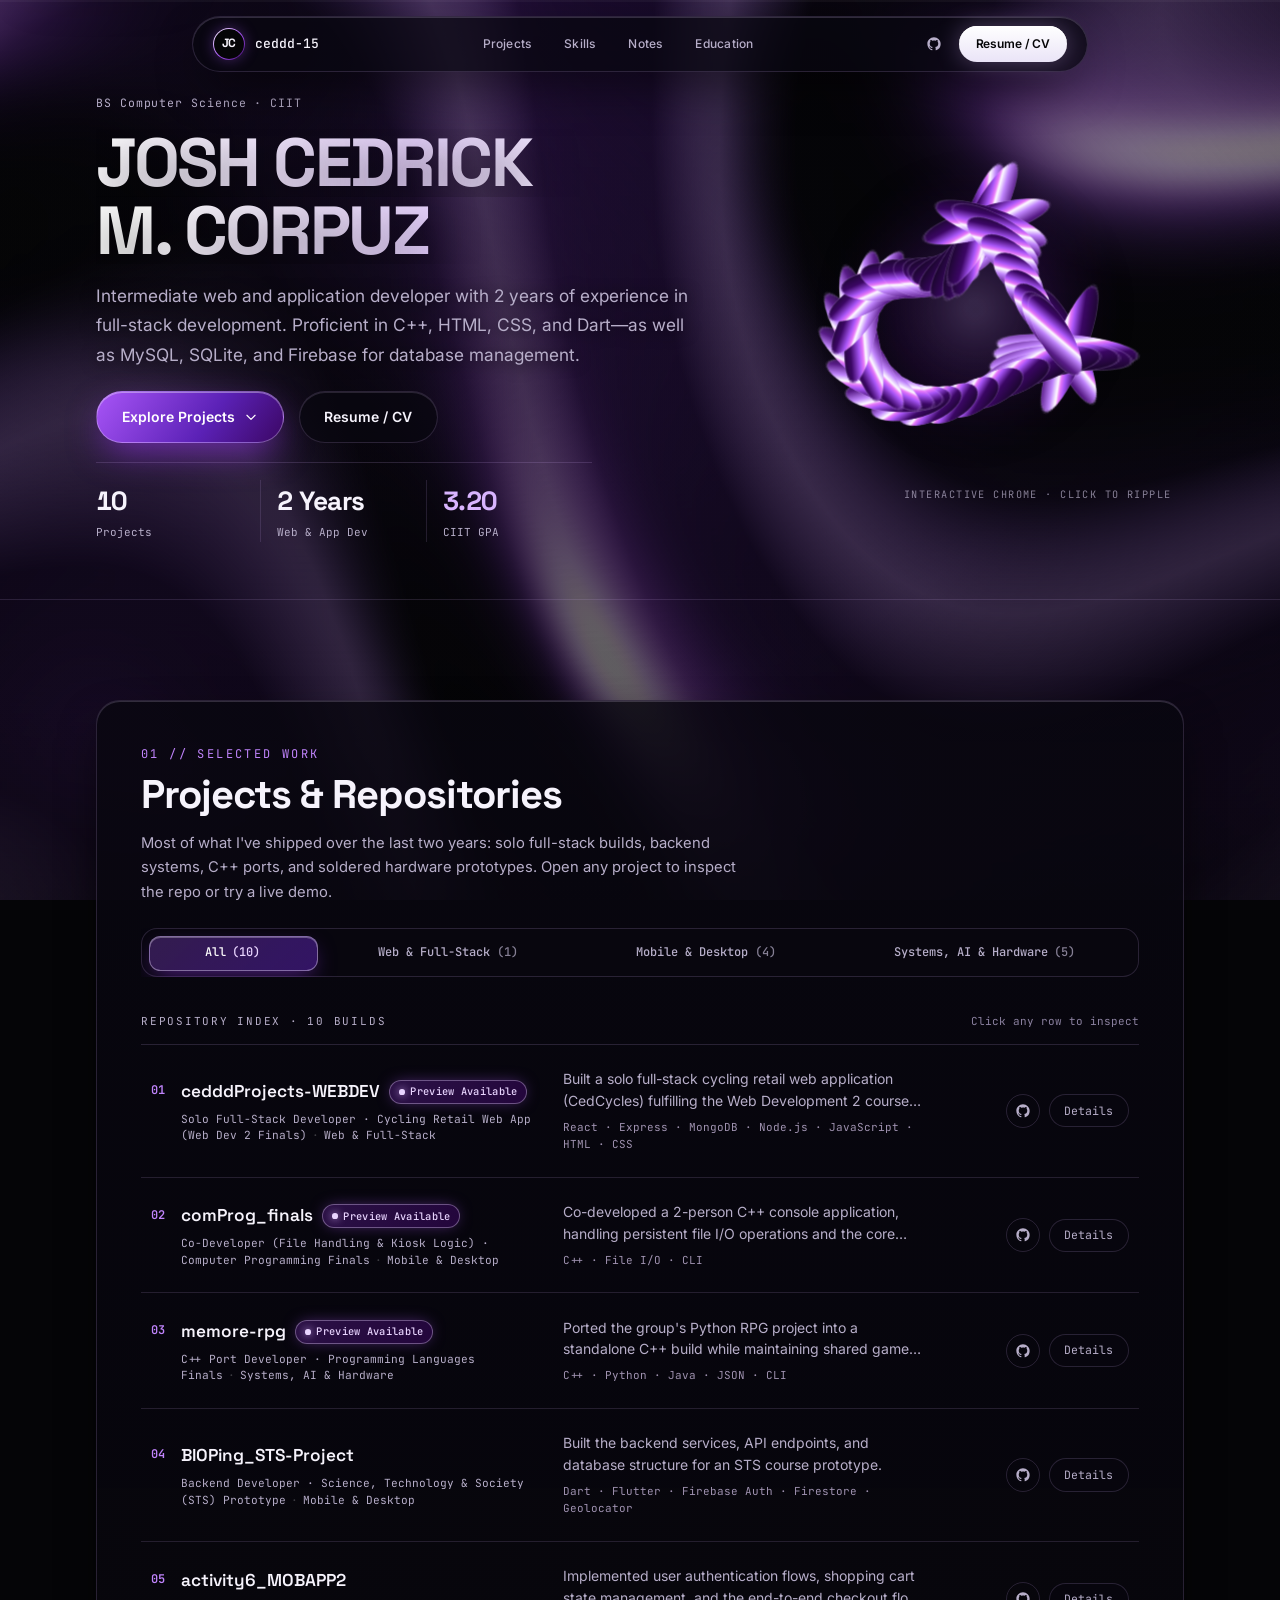
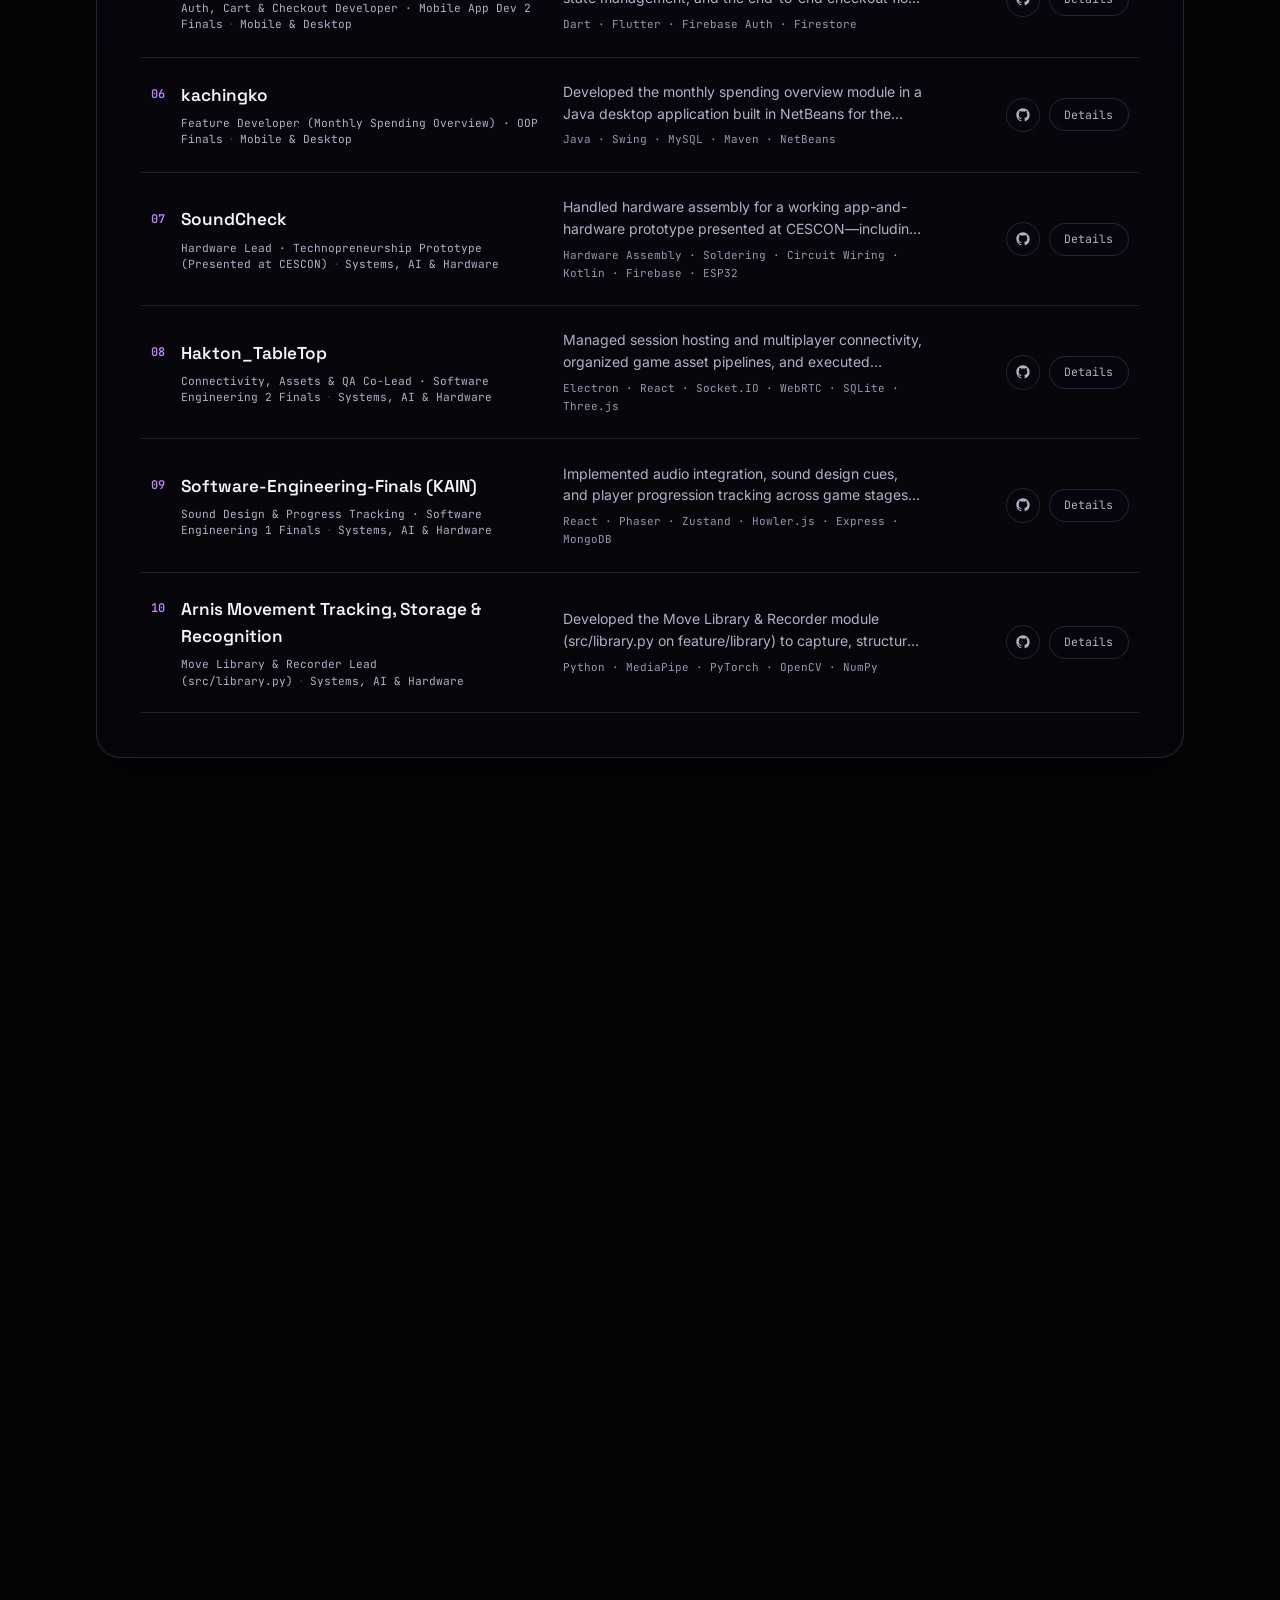
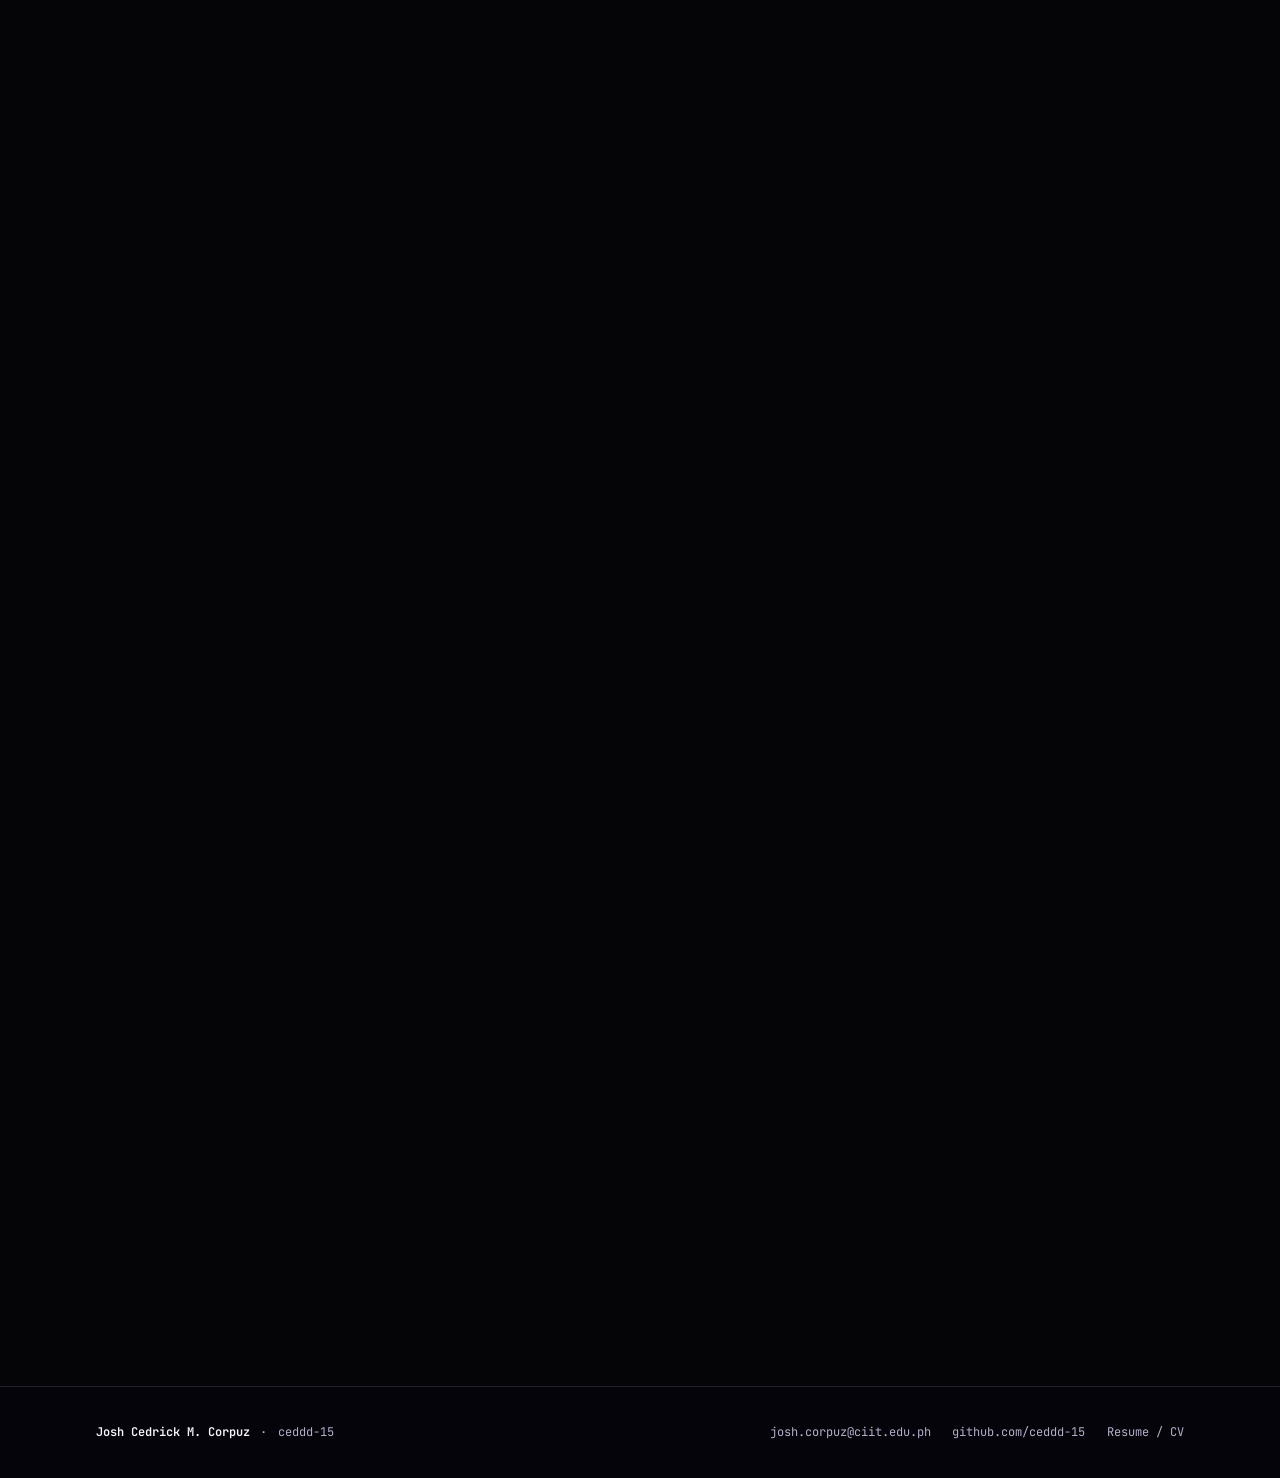
<file: index.html>
<!DOCTYPE html>
<html lang="en">
<head>
  <meta charset="UTF-8" />
  <meta name="viewport" content="width=device-width, initial-scale=1.0, viewport-fit=cover" />
  <title>Josh Cedrick Corpuz | Portfolio</title>
  <link
    rel="icon"
    type="image/svg+xml"
    href="data:image/svg+xml,%3Csvg xmlns='http://www.w3.org/2000/svg' viewBox='0 0 64 64'%3E%3Cdefs%3E%3ClinearGradient id='g' x1='0' y1='0' x2='1' y2='1'%3E%3Cstop offset='0%25' stop-color='%23ffffff'/%3E%3Cstop offset='50%25' stop-color='%23a855f7'/%3E%3Cstop offset='100%25' stop-color='%233b0764'/%3E%3C/linearGradient%3E%3C/defs%3E%3Ccircle cx='32' cy='32' r='30' fill='%23050507' stroke='url(%23g)' stroke-width='4'/%3E%3Ctext x='32' y='39' text-anchor='middle' font-family='sans-serif' font-weight='700' font-size='22' fill='%23f6f3fc'%3EJC%3C/text%3E%3C/svg%3E"
  />
  <meta
    name="description"
    content="Developer portfolio of Josh Cedrick M. Corpuz (ceddd-15), Bachelor of Computer Science student at CIIT College of Innovation and Integrated Technology."
  />
  <meta name="theme-color" content="#050507" />
  <meta property="og:type" content="website" />
  <meta property="og:url" content="https://ceddd-15.github.io/portfolio/" />
  <meta property="og:title" content="Josh Cedrick Corpuz | Portfolio" />
  <meta
    property="og:description"
    content="Developer portfolio of Josh Cedrick M. Corpuz (ceddd-15) — full-stack builds, C++ ports, mobile apps, and hardware prototypes."
  />
  <meta name="twitter:card" content="summary" />
  <meta name="twitter:title" content="Josh Cedrick Corpuz | Portfolio" />
  <meta
    name="twitter:description"
    content="Developer portfolio of Josh Cedrick M. Corpuz (ceddd-15) — full-stack builds, C++ ports, mobile apps, and hardware prototypes."
  />

  <!-- Typography: Space Grotesk, Inter & JetBrains Mono -->
  <link rel="preconnect" href="https://fonts.googleapis.com" />
  <link rel="preconnect" href="https://fonts.gstatic.com" crossorigin />
  <link
    href="https://fonts.googleapis.com/css2?family=Inter:wght@400;500;600&family=JetBrains+Mono:wght@400;500;600&family=Space+Grotesk:wght@500;600;700&display=swap"
    rel="stylesheet"
  />

  <!-- Modular Zero-Bundler Stylesheets -->
  <link rel="stylesheet" href="css/tokens.css" />
  <link rel="stylesheet" href="css/base.css" />
  <link rel="stylesheet" href="css/components.css" />
  <link rel="stylesheet" href="css/animations.css" />
  <link rel="stylesheet" href="css/print.css" media="print" />
</head>
<body>
  <a href="#top" class="skip-to-content">Skip to main content</a>
  <!-- Full-Viewport Procedural Liquid Obsidian & Violet-Chrome Silk Canvas -->
  <canvas id="liquid-bg-canvas" aria-hidden="true"></canvas>
  <div class="ambient-readability-veil" aria-hidden="true"></div>
  <div id="cursor-ambient-glow" aria-hidden="true"></div>

  <!-- Top Scroll-Progress Violet-Chrome Hairline Bar -->
  <div class="scroll-progress-track" aria-hidden="true">
    <div id="scroll-progress-bar" class="scroll-progress-bar"></div>
  </div>

  <!-- =======================================================================
       FLOATING OBSIDIAN-GLASS PILL NAVBAR
       ======================================================================= -->
  <header class="site-header">
    <div class="nav-shell">
      <div class="obsidian-pill-nav specular-hover">
        <a href="#top" data-magnetic class="brand-link magnetic-btn">
          <span class="brand-monogram-ring">
            <span class="brand-monogram">JC</span>
          </span>
          <span class="brand-handle">ceddd-15</span>
        </a>

        <nav id="desktop-nav" aria-label="Primary Navigation" class="desktop-nav">
          <span id="nav-active-pill" class="nav-active-pill" aria-hidden="true"></span>
          <a href="#projects" data-nav-target="projects" class="nav-link">Projects</a>
          <a href="#skills" data-nav-target="skills" class="nav-link">Skills</a>
          <a href="#notes" data-nav-target="notes" class="nav-link">Notes</a>
          <a href="#education" data-nav-target="education" class="nav-link">Education</a>
        </nav>

        <div class="nav-actions">
          <a
            href="https://github.com/ceddd-15"
            target="_blank"
            rel="noopener noreferrer"
            data-magnetic
            aria-label="GitHub Profile (@ceddd-15)"
            title="GitHub (@ceddd-15)"
            class="icon-pill-btn magnetic-btn"
          >
            <svg width="16" height="16" fill="currentColor" viewBox="0 0 24 24" aria-hidden="true">
              <path
                fill-rule="evenodd"
                d="M12 2C6.477 2 2 6.484 2 12.017c0 4.425 2.865 8.18 6.839 9.504.5.092.682-.217.682-.483 0-.237-.008-.868-.013-1.703-2.782.605-3.369-1.343-3.369-1.343-.454-1.158-1.11-1.466-1.11-1.466-.908-.62.069-.608.069-.608 1.003.07 1.53 1.032 1.53 1.032.892 1.53 2.341 1.088 2.91.832.092-.647.35-1.088.636-1.338-2.22-.253-4.555-1.113-4.555-4.951 0-1.093.39-1.988 1.029-2.688-.103-.253-.446-1.272.098-2.65 0 0 .84-.27 2.75 1.026A9.564 9.564 0 0112 6.844c.85.004 1.705.115 2.504.337 1.909-1.296 2.747-1.027 2.747-1.027.546 1.379.202 2.398.1 2.651.64.7 1.028 1.595 1.028 2.688 0 3.848-2.339 4.695-4.566 4.943.359.309.678.92.678 1.855 0 1.338-.012 2.419-.012 2.747 0 .268.18.58.688.482A10.019 10.019 0 0022 12.017C22 6.484 17.522 2 12 2z"
                clip-rule="evenodd"
              ></path>
            </svg>
          </a>

          <button type="button" data-open-cv data-magnetic class="btn-chrome-solid magnetic-btn">
            Resume / CV
          </button>

          <button
            id="mobile-menu-btn"
            type="button"
            aria-expanded="false"
            aria-controls="mobile-menu"
            aria-label="Toggle Navigation Menu"
            class="icon-pill-btn mobile-menu-btn"
          >
            <svg id="menu-open-icon" width="16" height="16" fill="none" stroke="currentColor" stroke-width="2" viewBox="0 0 24 24" aria-hidden="true">
              <path stroke-linecap="round" stroke-linejoin="round" d="M4 7h16M4 12h16M4 17h16"></path>
            </svg>
            <svg id="menu-close-icon" class="hidden" width="16" height="16" fill="none" stroke="currentColor" stroke-width="2" viewBox="0 0 24 24" aria-hidden="true">
              <path stroke-linecap="round" stroke-linejoin="round" d="M6 18L18 6M6 6l12 12"></path>
            </svg>
          </button>
        </div>
      </div>

      <!-- Mobile Dropdown Menu -->
      <nav id="mobile-menu" aria-label="Mobile Navigation" class="mobile-menu-panel hidden">
        <a href="#projects" data-nav-target="projects" class="mobile-nav-link">Projects</a>
        <a href="#skills" data-nav-target="skills" class="mobile-nav-link">Skills</a>
        <a href="#notes" data-nav-target="notes" class="mobile-nav-link">Notes</a>
        <a href="#education" data-nav-target="education" class="mobile-nav-link">Education</a>
      </nav>
    </div>
  </header>

  <main id="top" class="site-main">
    <!-- =====================================================================
         HERO SECTION (OPEN NEGATIVE SPACE OVER LIQUID CHROME SILK)
         ===================================================================== -->
    <section class="hero-section reveal-section is-visible" data-reveal="left">
      <div class="container">
        <div class="hero-grid">
          <div class="hero-copy">
            <div class="hero-eyebrow kinetic-slide-left">
              <span>BS Computer Science &middot; CIIT</span>
            </div>

            <h1 class="hero-headline">
              <span class="chrome-metallic-text chrome-sheen-animate wipe-line wipe-line-1">JOSH CEDRICK</span>
              <span class="chrome-violet-text chrome-sheen-animate wipe-line wipe-line-2">M. CORPUZ</span>
            </h1>

            <p class="hero-summary kinetic-enter kinetic-delay-3">
              Intermediate web and application developer with 2 years of experience in full-stack
              development. Proficient in C++, HTML, CSS, and Dart—as well as MySQL, SQLite, and
              Firebase for database management.
            </p>

            <div class="hero-cta-row kinetic-enter kinetic-delay-4">
              <a href="#projects" data-magnetic class="btn-violet-primary magnetic-btn">
                <span>Explore Projects</span>
                <svg width="14" height="14" fill="none" stroke="currentColor" stroke-width="2" viewBox="0 0 24 24" aria-hidden="true">
                  <path stroke-linecap="round" stroke-linejoin="round" d="M19 9l-7 7-7-7"></path>
                </svg>
              </a>

              <button type="button" data-open-cv data-magnetic class="btn-obsidian-outline magnetic-btn specular-hover">
                <span>Resume / CV</span>
              </button>
            </div>

            <!-- Open Horizontal Hairline Metric Strip -->
            <div class="hero-metrics kinetic-wipe">
              <div class="metric-cell">
                <div id="hero-project-count" class="metric-value">10</div>
                <div class="metric-label">Projects</div>
              </div>
              <div class="metric-cell">
                <div class="metric-value">2 Years</div>
                <div class="metric-label">Web &amp; App Dev</div>
              </div>
              <div class="metric-cell">
                <div class="metric-value accent">3.28</div>
                <div class="metric-label">CIIT GPA</div>
              </div>
            </div>
          </div>

          <!-- Right Side: Interactive Liquid Purple-Chrome Metaball/Ribbon Sculpture -->
          <div class="hero-sculpture-col kinetic-slide-right">
            <div
              id="chrome-sculpture-container"
              role="img"
              class="chrome-sculpture-container"
              aria-label="Interactive liquid purple-chrome sculpture — move cursor or click to trigger shockwave ripples"
            >
              <canvas id="chrome-sculpture-canvas" class="chrome-sculpture-canvas"></canvas>
              <div class="chrome-sculpture-hint">
                Interactive Chrome &middot; Click to Ripple
              </div>
            </div>
          </div>
        </div>
      </div>
    </section>

    <!-- =====================================================================
         SECTION 01: PROJECTS & REPOSITORIES (OPEN 1PX HAIRLINE INDEX 01–10)
         ===================================================================== -->
    <section id="projects" class="section-block reveal-section" data-reveal="left">
      <div class="container">
        <div class="section-glass-surface">
          <div class="projects-header">
            <div class="section-heading-group">
              <p class="eyebrow">01 // Selected Work</p>
              <h2 class="section-title">Projects &amp; Repositories</h2>
              <p class="section-subtitle">
                Most of what I've shipped over the last two years: solo full-stack builds, backend
                systems, C++ ports, and soldered hardware prototypes. Open any project to inspect
                the repo or try a live demo.
              </p>
            </div>

            <!-- Sliding-Pill Category Filter Bar (Rendered dynamically from data/projects.js) -->
            <div id="project-filters" role="tablist" aria-label="Filter Projects" class="filter-bar"></div>
          </div>

          <div class="index-list-meta">
            <span id="index-list-label" class="index-list-label">Repository Index &middot; 10 Builds</span>
            <span>Click any row to inspect</span>
          </div>

          <div id="projects-index-list" class="projects-index-list"></div>
        </div>
      </div>
    </section>

    <!-- =====================================================================
         SECTION 02: TECHNICAL SKILLS LEDGER (EXACT CV PROFICIENCY TIERS)
         ===================================================================== -->
    <section id="skills" class="section-block reveal-section" data-reveal="right">
      <div class="container">
        <div class="section-glass-surface">
          <div class="section-header-split">
            <div class="section-heading-group">
              <p class="eyebrow">02 // Technical Stack</p>
              <h2 class="section-title">Technical Skills</h2>
            </div>
            <p class="header-hint">Click any skill pill to trace linked projects</p>
          </div>

          <div id="skills-ledger-grid" class="skills-grid"></div>

          <!-- Collapsible Linked Projects Drawer -->
          <div id="skill-linked-drawer" class="smooth-collapse">
            <div class="smooth-collapse-inner">
              <div class="skill-drawer-content">
                <div class="skill-drawer-header">
                  <div class="skill-drawer-title">
                    <span class="status-dot" aria-hidden="true"></span>
                    <span>Projects using</span>
                    <strong id="selected-skill-name">C++</strong>
                  </div>
                  <button id="clear-skill-btn" type="button" class="skill-clear-btn">
                    Clear &times;
                  </button>
                </div>
                <div id="skill-linked-projects" class="skill-linked-list"></div>
              </div>
            </div>
          </div>
        </div>
      </div>
    </section>

    <!-- =====================================================================
         SECTION 03: ENGINEERING BUILD NOTES ACCORDION (VERBATIM)
         ===================================================================== -->
    <section id="notes" class="section-block reveal-section" data-reveal="left">
      <div class="container">
        <div class="section-glass-surface">
          <div class="section-heading-group">
            <p class="eyebrow">03 // Log</p>
            <h2 class="section-title">Build Notes</h2>
            <p class="section-subtitle">
              Practical notes from porting software runtimes, assembling convention hardware, and
              stabilizing multiplayer game builds.
            </p>
          </div>

          <div id="notes-accordion-list" class="notes-list"></div>
        </div>
      </div>
    </section>

    <!-- =====================================================================
         SECTION 04: EDUCATION & EXPERIENCE TIMELINE (SCROLL-ANIMATED RAIL)
         ===================================================================== -->
    <section id="education" class="section-block reveal-section" data-reveal="right">
      <div class="container">
        <div class="section-glass-surface">
          <div class="section-heading-group">
            <p class="eyebrow">04 // Background</p>
            <h2 class="section-title">Education &amp; Experience</h2>
          </div>

          <div id="timeline-container" class="timeline-grid">
            <div class="timeline-col">
              <div class="timeline-col-label">Education</div>
              <div class="timeline-rail-wrap">
                <div class="timeline-base-rail" aria-hidden="true"></div>
                <div id="education-scroll-rail" class="timeline-fill-rail" aria-hidden="true"></div>
                <div id="education-entries" style="display:flex;flex-direction:column;gap:2.15rem;"></div>
              </div>
            </div>

            <div class="timeline-col timeline-col-spaced">
              <div class="timeline-col">
                <div class="timeline-col-label">Experience</div>
                <div class="timeline-rail-wrap">
                  <div class="timeline-exp-rail" aria-hidden="true"></div>
                  <div id="experience-entries"></div>
                </div>
              </div>

              <div class="cv-callout-bar">
                <button type="button" data-open-cv data-magnetic class="btn-chrome-solid magnetic-btn">
                  Download CV
                </button>
              </div>
            </div>
          </div>
        </div>
      </div>
    </section>
  </main>

  <!-- =======================================================================
       MINIMAL FOOTER
       ======================================================================= -->
  <footer class="site-footer">
    <div class="container footer-inner">
      <div class="footer-brand">
        <strong>Josh Cedrick M. Corpuz</strong>
        <span aria-hidden="true">&middot;</span>
        <span>ceddd-15</span>
      </div>

      <div class="footer-links">
        <button
          type="button"
          data-copy-text="josh.corpuz@ciit.edu.ph"
          data-copy-label="Copied email address"
        >
          josh.corpuz@ciit.edu.ph
        </button>
        <a href="https://github.com/ceddd-15" target="_blank" rel="noopener noreferrer">
          github.com/ceddd-15
        </a>
        <button type="button" data-open-cv>Resume / CV</button>
      </div>
    </div>
  </footer>

  <!-- =======================================================================
       MODAL A: PROJECT DETAILS & INTERACTIVE LIVE PREVIEW MODAL
       ======================================================================= -->
  <div
    id="inspect-modal"
    role="dialog"
    aria-modal="true"
    aria-labelledby="inspect-modal-title"
    class="modal-backdrop hidden"
  >
    <div id="inspect-modal-panel" class="modal-panel">
      <div class="modal-header">
        <div class="modal-meta">
          <span id="inspect-index" class="modal-meta-index">01</span>
          <span class="modal-meta-sep">/</span>
          <span id="inspect-category" class="modal-meta-cat">Category</span>
        </div>

        <div class="modal-header-right">
          <div id="inspect-modal-tabs" role="tablist" aria-label="Project Inspection View" class="modal-tab-group hidden">
            <button
              id="inspect-tab-overview"
              type="button"
              role="tab"
              aria-selected="true"
              class="modal-tab-btn is-active"
            >
              Overview
            </button>
            <button
              id="inspect-tab-preview"
              type="button"
              role="tab"
              aria-selected="false"
              class="modal-tab-btn"
            >
              <span class="preview-badge-dot" aria-hidden="true"></span>
              <span>Live Preview</span>
            </button>
          </div>

          <button
            id="close-inspect-modal"
            type="button"
            aria-label="Close Project Details"
            class="icon-pill-btn"
          >
            <svg width="16" height="16" fill="none" stroke="currentColor" stroke-width="2" viewBox="0 0 24 24" aria-hidden="true">
              <path stroke-linecap="round" stroke-linejoin="round" d="M6 18L18 6M6 6l12 12"></path>
            </svg>
          </button>
        </div>
      </div>

      <div class="modal-body">
        <div>
          <h3 id="inspect-modal-title" class="modal-title">Project Title</h3>
          <p id="inspect-role" class="modal-role">Role</p>
        </div>

        <!-- Tab Pane 1: Overview -->
        <div id="inspect-overview-pane" style="display:flex;flex-direction:column;gap:1.35rem;">
          <div>
            <div class="modal-field-label">Contribution &amp; Scope</div>
            <p id="inspect-summary" class="modal-summary"></p>
          </div>

          <div>
            <div class="modal-field-label">Technologies</div>
            <div id="inspect-stack" class="modal-stack-list"></div>
          </div>
        </div>

        <!-- Tab Pane 2: Interactive Live Preview Stage -->
        <div id="inspect-preview-pane" class="hidden"></div>

        <div class="modal-footer-bar">
          <span id="inspect-repo-text" class="modal-repo-url">github.com/ceddd-15</span>
          <div class="modal-footer-actions">
            <button id="copy-inspect-repo" type="button" class="btn-copy-repo">
              Copy Repo URL
            </button>
            <a
              id="inspect-repo-link"
              href="https://github.com/ceddd-15"
              target="_blank"
              rel="noopener noreferrer"
              class="btn-chrome-solid"
            >
              <span>GitHub</span>
              <svg width="13" height="13" fill="none" stroke="currentColor" stroke-width="2" viewBox="0 0 24 24" aria-hidden="true">
                <path stroke-linecap="round" stroke-linejoin="round" d="M18 13v6a2 2 0 01-2 2H5a2 2 0 01-2-2V8a2 2 0 012-2h6M15 3h6v6M10 14L21 3"></path>
              </svg>
            </a>
          </div>
        </div>
      </div>
    </div>
  </div>

  <!-- =======================================================================
       MODAL B: PRINT-READY CV MODAL (EXACT VERBATIM CV)
       ======================================================================= -->
  <div
    id="cv-modal"
    role="dialog"
    aria-modal="true"
    aria-labelledby="cv-modal-heading"
    class="modal-backdrop hidden"
  >
    <div id="cv-modal-panel" class="modal-panel modal-panel-cv">
      <div class="modal-header no-print">
        <span class="modal-meta-cat font-mono" style="font-size:0.75rem;">
          Curriculum Vitae &middot; Print-Ready
        </span>
        <div class="modal-header-right">
          <button id="download-cv-btn" type="button" class="btn-chrome-solid">
            <svg width="14" height="14" fill="none" stroke="currentColor" stroke-width="2" viewBox="0 0 24 24" aria-hidden="true">
              <path
                stroke-linecap="round"
                stroke-linejoin="round"
                d="M4 16v2a2 2 0 002 2h12a2 2 0 002-2v-2M7 10l5 5 5-5M12 15V3"
              ></path>
            </svg>
            <span>Download CV</span>
          </button>

          <button id="print-cv-btn" type="button" class="btn-copy-repo">
            Print
          </button>

          <button
            id="close-cv-modal"
            type="button"
            aria-label="Close CV Modal"
            class="icon-pill-btn"
          >
            <svg width="16" height="16" fill="none" stroke="currentColor" stroke-width="2" viewBox="0 0 24 24" aria-hidden="true">
              <path stroke-linecap="round" stroke-linejoin="round" d="M6 18L18 6M6 6l12 12"></path>
            </svg>
          </button>
        </div>
      </div>

      <!-- Verbatim CV Sheet (Rendered from data/cv.js) -->
      <div id="cv-printable-sheet" class="cv-sheet"></div>
    </div>
  </div>

  <!-- Non-Intrusive Toast Notification -->
  <div id="toast-notification" role="status" aria-live="polite" class="toast-notification">
    <span id="toast-message">Copied to clipboard</span>
  </div>

  <!-- Native ES Module Entry Point -->
  <script type="module" src="js/main.js"></script>
</body>
</html>
</file>
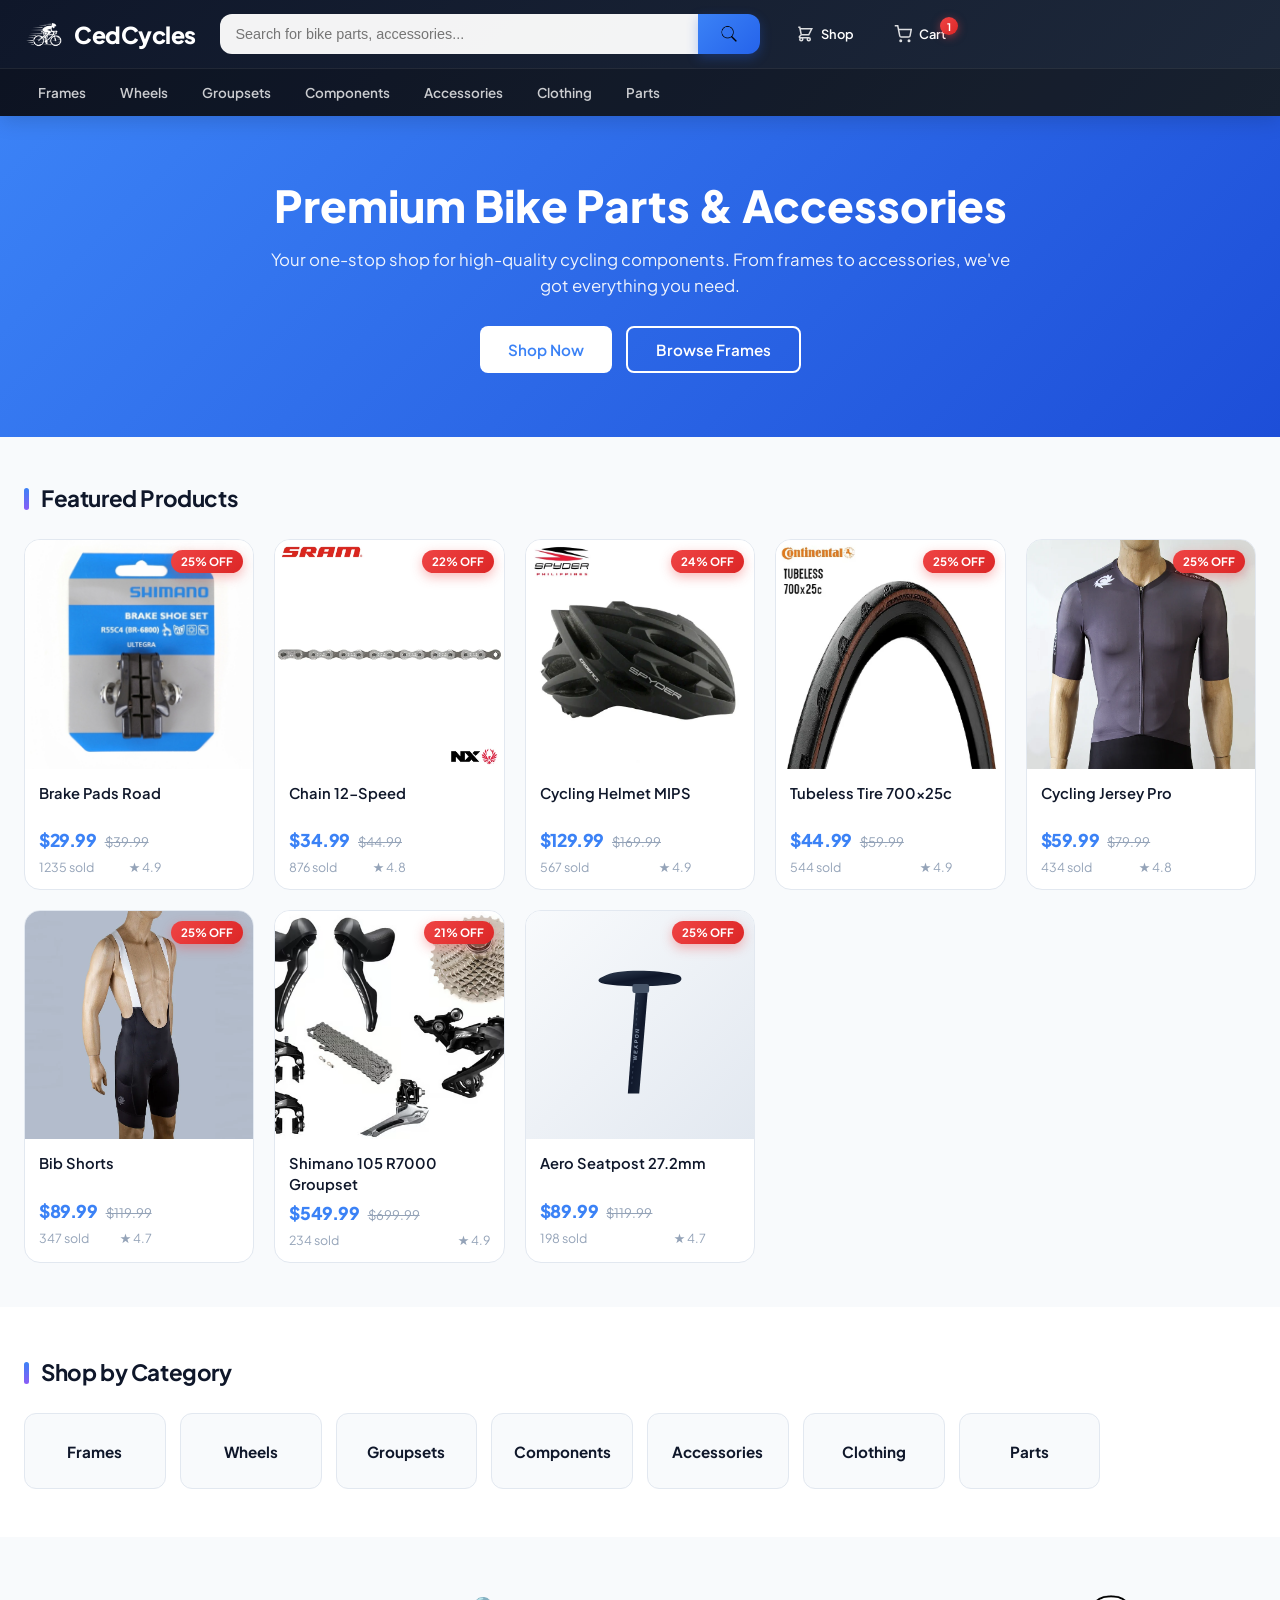
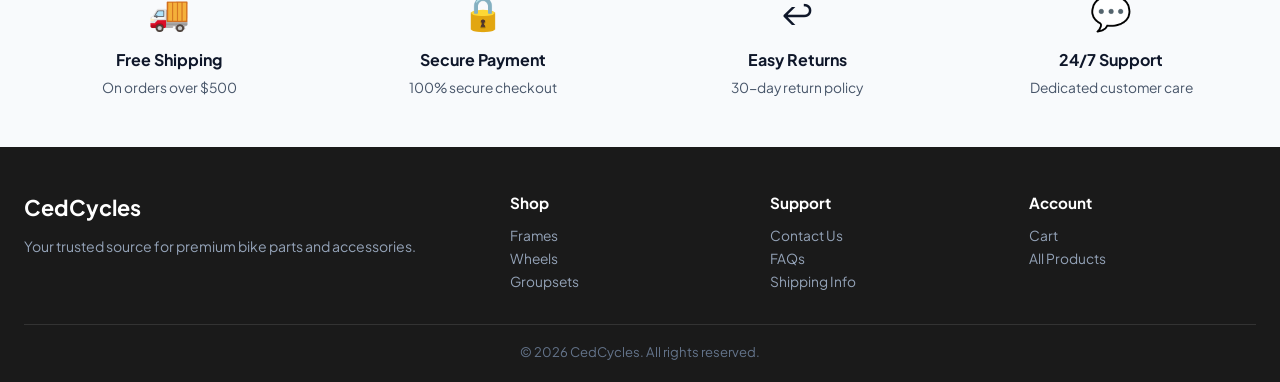
<file: previews/cedcycles.html>
<!doctype html>
<html lang="en">
<head>
  <meta charset="UTF-8" />
  <meta name="viewport" content="width=device-width, initial-scale=1.0" />
  <title>CedCycles — Live Preview</title>
  <link rel="preconnect" href="https://fonts.googleapis.com" />
  <link rel="preconnect" href="https://fonts.gstatic.com" crossorigin />
  <link href="https://fonts.googleapis.com/css2?family=Plus+Jakarta+Sans:wght@400;500;600;700;800&display=swap" rel="stylesheet" />
  <style>
    :root {
      --primary: #3b82f6;
      --primary-dark: #2563eb;
      --primary-light: #60a5fa;
      --primary-rgb: 59, 130, 246;
      --secondary: #f1f5f9;
      --text-primary: #0f172a;
      --text-secondary: #475569;
      --text-muted: #94a3b8;
      --border-color: #e2e8f0;
      --bg-white: #ffffff;
      --bg-gray: #f8fafc;
      --success: #10b981;
      --warning: #f59e0b;
      --error: #ef4444;
      --purple: #8b5cf6;
      --shadow-sm: 0 1px 2px rgba(0, 0, 0, 0.05);
      --shadow-md: 0 4px 12px rgba(0, 0, 0, 0.08);
      --shadow-lg: 0 8px 24px rgba(0, 0, 0, 0.12);
      --shadow-xl: 0 20px 40px rgba(0, 0, 0, 0.15);
      --radius-sm: 6px;
      --radius-md: 10px;
      --radius-lg: 16px;
      --radius-xl: 24px;
      font-family: "Plus Jakarta Sans", -apple-system, BlinkMacSystemFont, "Segoe UI", Roboto, sans-serif;
      line-height: 1.6;
    }

    *, *::before, *::after { box-sizing: border-box; margin: 0; padding: 0; }
    html { scroll-behavior: smooth; }
    body {
      min-height: 100vh;
      background-color: var(--bg-gray);
      color: var(--text-primary);
      -webkit-font-smoothing: antialiased;
    }
    a { color: inherit; text-decoration: none; transition: color 0.2s ease; }
    button { font-family: inherit; cursor: pointer; }

    /* Header (Exact CedCycles Header.css) */
    .header {
      background: linear-gradient(135deg, #0f172a 0%, #1e293b 100%);
      color: white;
      position: sticky;
      top: 0;
      z-index: 100;
      box-shadow: 0 4px 20px rgba(0, 0, 0, 0.15);
    }
    .header-main {
      display: flex;
      align-items: center;
      gap: 24px;
      padding: 14px 24px;
      max-width: 1400px;
      margin: 0 auto;
    }
    .logo {
      display: flex;
      align-items: center;
      gap: 10px;
      font-size: 1.45rem;
      font-weight: 800;
      color: white;
      letter-spacing: -0.5px;
      background: none;
      border: none;
    }
    .logo-icon {
      width: 40px;
      height: 40px;
      object-fit: contain;
    }
    .search-box {
      flex: 1;
      display: flex;
      max-width: 540px;
      position: relative;
    }
    .search-input {
      flex: 1;
      padding: 11px 16px;
      border: none;
      border-radius: 12px 0 0 12px;
      font-size: 0.9rem;
      outline: none;
      background: rgba(255, 255, 255, 0.95);
      color: #0f172a;
    }
    .search-input:focus { background: white; }
    .search-btn {
      padding: 11px 22px;
      background: linear-gradient(135deg, #3b82f6 0%, #2563eb 100%);
      color: white;
      border: none;
      border-radius: 0 12px 12px 0;
      display: flex;
      align-items: center;
      justify-content: center;
      box-shadow: 0 4px 12px rgba(37, 99, 235, 0.3);
    }
    .search-btn:hover { background: linear-gradient(135deg, #2563eb 0%, #1d4ed8 100%); }
    .search-icon-img { width: 18px; height: 18px; object-fit: contain; }

    .search-suggestions {
      position: absolute;
      top: calc(100% + 4px);
      left: 0;
      right: 0;
      background: white;
      border: 1px solid #e5e7eb;
      border-radius: 12px;
      padding: 6px;
      list-style: none;
      box-shadow: 0 10px 40px rgba(0, 0, 0, 0.14);
      z-index: 40;
      max-height: 280px;
      overflow-y: auto;
    }
    .suggestion-item {
      display: flex;
      align-items: center;
      gap: 12px;
      padding: 9px 12px;
      cursor: pointer;
      border-radius: 8px;
      color: #1f2937;
    }
    .suggestion-item:hover { background: #f3f4f6; }
    .suggestion-image {
      width: 40px;
      height: 40px;
      object-fit: cover;
      border-radius: 8px;
      border: 1px solid #e5e7eb;
    }
    .suggestion-name { font-size: 0.88rem; font-weight: 600; display: block; }
    .suggestion-price { font-size: 0.78rem; color: #059669; font-weight: 600; }

    .header-actions {
      display: flex;
      align-items: center;
      gap: 16px;
    }
    .header-action {
      display: flex;
      align-items: center;
      gap: 7px;
      color: white;
      font-size: 0.8rem;
      font-weight: 600;
      position: relative;
      background: none;
      border: none;
      padding: 8px 12px;
      border-radius: 10px;
      transition: background 0.2s ease;
    }
    .header-action:hover { background: rgba(255, 255, 255, 0.1); }
    .header-action svg { width: 18px; height: 18px; opacity: 0.85; }
    .cart-badge {
      position: absolute;
      top: 0;
      right: 0;
      background: linear-gradient(135deg, #ef4444 0%, #dc2626 100%);
      color: white;
      font-size: 0.65rem;
      font-weight: 700;
      min-width: 18px;
      height: 18px;
      border-radius: 20px;
      display: flex;
      align-items: center;
      justify-content: center;
      box-shadow: 0 2px 8px rgba(239, 68, 68, 0.5);
    }

    .header-nav {
      background: rgba(0, 0, 0, 0.2);
      padding: 0 24px;
      border-top: 1px solid rgba(255, 255, 255, 0.08);
    }
    .header-nav-inner {
      max-width: 1400px;
      margin: 0 auto;
      display: flex;
      align-items: center;
      gap: 6px;
      padding: 9px 0;
      overflow-x: auto;
    }
    .nav-link {
      color: rgba(255, 255, 255, 0.78);
      font-size: 0.84rem;
      font-weight: 600;
      white-space: nowrap;
      padding: 6px 14px;
      border-radius: 8px;
      background: none;
      border: none;
      transition: all 0.2s ease;
    }
    .nav-link:hover, .nav-link.active {
      color: white;
      background: rgba(255, 255, 255, 0.14);
    }

    /* Landing Hero & Sections (Exact Landing.css) */
    .container { max-width: 1280px; margin: 0 auto; padding: 0 24px; width: 100%; }
    .hero-section {
      background: linear-gradient(135deg, var(--primary) 0%, #1d4ed8 100%);
      color: white;
      padding: 64px 20px;
      text-align: center;
    }
    .hero-content { max-width: 760px; margin: 0 auto; }
    .hero-content h1 { font-size: clamp(1.9rem, 4vw, 2.75rem); font-weight: 800; margin-bottom: 16px; line-height: 1.15; }
    .hero-content p { font-size: 1.05rem; opacity: 0.92; margin-bottom: 26px; }
    .hero-actions { display: flex; gap: 14px; justify-content: center; flex-wrap: wrap; }
    .hero-btn {
      padding: 12px 28px;
      border-radius: 8px;
      font-weight: 600;
      font-size: 0.95rem;
      border: none;
      transition: all 0.2s;
    }
    .hero-btn.primary { background: white; color: var(--primary); }
    .hero-btn.primary:hover { background: #f1f5f9; transform: translateY(-2px); }
    .hero-btn.secondary { background: transparent; color: white; border: 2px solid white; }
    .hero-btn.secondary:hover { background: rgba(255, 255, 255, 0.12); }

    .section { padding: 44px 0; }
    .section-title {
      font-size: 1.4rem;
      font-weight: 700;
      color: var(--text-primary);
      margin-bottom: 22px;
      display: flex;
      align-items: center;
      gap: 12px;
      letter-spacing: -0.4px;
    }
    .section-title::before {
      content: "";
      width: 5px;
      height: 22px;
      background: linear-gradient(180deg, var(--primary) 0%, var(--purple) 100%);
      border-radius: 3px;
    }

    /* Product Cards (Exact Shop.css) */
    .products-grid {
      display: grid;
      grid-template-columns: repeat(auto-fill, minmax(210px, 1fr));
      gap: 20px;
    }
    .product-card {
      background: white;
      border-radius: var(--radius-lg);
      overflow: hidden;
      transition: all 0.28s cubic-bezier(0.4, 0, 0.2, 1);
      cursor: pointer;
      display: flex;
      flex-direction: column;
      border: 1px solid var(--border-color);
      text-align: left;
    }
    .product-card:hover {
      transform: translateY(-5px);
      box-shadow: var(--shadow-xl);
      border-color: var(--primary-light);
    }
    .product-image {
      position: relative;
      aspect-ratio: 1;
      background: var(--secondary);
      overflow: hidden;
    }
    .product-image img {
      width: 100%;
      height: 100%;
      object-fit: cover;
      transition: transform 0.3s ease;
    }
    .product-card:hover .product-image img { transform: scale(1.05); }
    .product-discount {
      position: absolute;
      top: 10px;
      right: 10px;
      background: linear-gradient(135deg, #ef4444 0%, #dc2626 100%);
      color: white;
      padding: 4px 10px;
      border-radius: 20px;
      font-size: 0.72rem;
      font-weight: 700;
      box-shadow: 0 4px 12px rgba(239, 68, 68, 0.38);
    }
    .product-info {
      padding: 14px;
      flex: 1;
      display: flex;
      flex-direction: column;
    }
    .product-name {
      font-size: 0.92rem;
      color: var(--text-primary);
      margin-bottom: 8px;
      line-height: 1.4;
      font-weight: 600;
      min-height: 2.6em;
    }
    .product-price {
      color: var(--primary);
      font-size: 1.1rem;
      font-weight: 800;
      letter-spacing: -0.4px;
    }
    .product-original-price {
      color: var(--text-muted);
      font-size: 0.82rem;
      text-decoration: line-through;
      margin-left: 6px;
    }
    .product-meta {
      margin-top: 8px;
      font-size: 0.78rem;
      color: var(--text-muted);
      display: flex;
      justify-content: space-between;
      align-items: center;
    }

    /* Categories Grid */
    .categories-section { padding: 48px 0; background: white; }
    .categories-grid {
      display: grid;
      grid-template-columns: repeat(auto-fill, minmax(135px, 1fr));
      gap: 14px;
    }
    .category-card-landing {
      display: flex;
      flex-direction: column;
      align-items: center;
      justify-content: center;
      padding: 16px;
      min-height: 76px;
      background: var(--bg-gray);
      border-radius: 12px;
      border: 1px solid var(--border-color);
      font-weight: 700;
      color: var(--text-primary);
      font-size: 0.95rem;
      transition: all 0.2s;
    }
    .category-card-landing:hover {
      transform: translateY(-3px);
      box-shadow: var(--shadow-md);
      background: white;
      border-color: var(--primary-light);
      color: var(--primary);
    }

    /* Features & Footer */
    .features-section { padding: 48px 0; background: var(--bg-gray); }
    .features-grid { display: grid; grid-template-columns: repeat(auto-fit, minmax(180px, 1fr)); gap: 24px; }
    .feature-item { text-align: center; }
    .feature-icon { font-size: 2.1rem; margin-bottom: 8px; }
    .feature-item h3 { font-size: 1rem; font-weight: 700; margin-bottom: 4px; }
    .feature-item p { color: var(--text-secondary); font-size: 0.86rem; }

    .footer { background: #1a1a1a; color: white; padding: 44px 0 20px; }
    .footer-content { display: grid; grid-template-columns: 2fr repeat(3, 1fr); gap: 32px; margin-bottom: 28px; }
    .footer-brand h3 { font-size: 1.35rem; margin-bottom: 10px; }
    .footer-brand p { color: #94a3b8; font-size: 0.88rem; }
    .footer-links h4 { font-size: 0.95rem; margin-bottom: 12px; }
    .footer-links button {
      display: block;
      background: none;
      border: none;
      color: #94a3b8;
      margin-bottom: 6px;
      font-size: 0.86rem;
      padding: 0;
    }
    .footer-links button:hover { color: white; }
    .footer-bottom {
      padding-top: 16px;
      border-top: 1px solid #333;
      text-align: center;
      color: #64748b;
      font-size: 0.82rem;
    }

    /* Shop Page Layout (Exact Shop.css) */
    .shop-page {
      display: flex;
      gap: 24px;
      padding: 28px 24px;
      max-width: 1280px;
      margin: 0 auto;
    }
    .shop-sidebar { width: 215px; flex-shrink: 0; }
    .category-card {
      background: white;
      border-radius: var(--radius-lg);
      padding: 20px;
      border: 1px solid var(--border-color);
      box-shadow: var(--shadow-sm);
    }
    .category-title {
      font-size: 0.95rem;
      font-weight: 700;
      margin-bottom: 12px;
      padding-bottom: 12px;
      border-bottom: 1px solid var(--border-color);
    }
    .category-list { list-style: none; }
    .category-link {
      padding: 9px 12px;
      border-radius: var(--radius-md);
      color: var(--text-secondary);
      font-size: 0.88rem;
      font-weight: 500;
      cursor: pointer;
      transition: all 0.2s;
      margin-bottom: 3px;
    }
    .category-link:hover { background: var(--secondary); color: var(--text-primary); }
    .category-link.active {
      background: linear-gradient(135deg, rgba(59, 130, 246, 0.12), rgba(139, 92, 246, 0.12));
      color: var(--primary);
      font-weight: 700;
    }
    .shop-main { flex: 1; min-width: 0; }
    .shop-toolbar {
      display: flex;
      flex-wrap: wrap;
      align-items: center;
      justify-content: space-between;
      gap: 12px;
      background: white;
      padding: 14px 20px;
      border-radius: var(--radius-lg);
      margin-bottom: 20px;
      border: 1px solid var(--border-color);
    }
    .result-count { color: var(--text-secondary); font-size: 0.88rem; font-weight: 600; }
    .sort-options { display: flex; flex-wrap: wrap; gap: 6px; }
    .sort-btn {
      padding: 8px 13px;
      border: 1.5px solid var(--border-color);
      background: white;
      border-radius: var(--radius-md);
      font-size: 0.8rem;
      font-weight: 600;
      color: var(--text-secondary);
      transition: all 0.2s;
    }
    .sort-btn:hover { border-color: var(--primary); color: var(--primary); }
    .sort-btn.active {
      background: linear-gradient(135deg, var(--primary), var(--primary-dark));
      border-color: var(--primary);
      color: white;
    }

    /* Product Detail Page (Exact ProductDetail.css) */
    .product-detail-page {
      max-width: 1120px;
      margin: 0 auto;
      padding: 28px 24px;
      display: grid;
      grid-template-columns: minmax(0, 420px) minmax(0, 1fr);
      gap: 28px;
    }
    .product-gallery {
      background: white;
      border-radius: var(--radius-lg);
      padding: 18px;
      border: 1px solid var(--border-color);
      box-shadow: var(--shadow-sm);
    }
    .product-main-image {
      aspect-ratio: 1;
      background: var(--secondary);
      border-radius: var(--radius-md);
      overflow: hidden;
    }
    .product-main-image img { width: 100%; height: 100%; object-fit: cover; }
    .product-detail-card {
      background: white;
      border-radius: var(--radius-lg);
      padding: 26px;
      border: 1px solid var(--border-color);
      box-shadow: var(--shadow-sm);
      display: flex;
      flex-direction: column;
      gap: 16px;
    }
    .product-brand { font-size: 0.8rem; color: var(--text-muted); font-weight: 700; text-transform: uppercase; letter-spacing: 0.5px; }
    .detail-title { font-size: 1.6rem; font-weight: 800; line-height: 1.25; }
    .detail-price-box {
      padding: 14px 16px;
      border-radius: var(--radius-md);
      background: var(--bg-gray);
      display: flex;
      align-items: baseline;
      gap: 10px;
    }
    .detail-price { font-size: 1.75rem; font-weight: 800; color: var(--primary); }
    .detail-actions { display: flex; flex-wrap: wrap; align-items: center; gap: 12px; margin-top: 6px; }
    .btn-primary {
      padding: 12px 26px;
      background: linear-gradient(135deg, var(--primary) 0%, var(--primary-dark) 100%);
      color: white;
      border: none;
      border-radius: var(--radius-md);
      font-weight: 700;
      font-size: 0.92rem;
      box-shadow: 0 4px 14px rgba(var(--primary-rgb), 0.35);
    }
    .btn-primary:hover { transform: translateY(-1px); }
    .btn-secondary {
      padding: 12px 20px;
      background: white;
      color: var(--text-primary);
      border: 1.5px solid var(--border-color);
      border-radius: var(--radius-md);
      font-weight: 600;
      font-size: 0.9rem;
    }
    .btn-secondary:hover { border-color: var(--primary); color: var(--primary); }

    /* Cart Page (Exact Cart.css) */
    .cart-page { max-width: 1120px; margin: 0 auto; padding: 28px 24px; }
    .cart-header {
      background: white;
      border-radius: var(--radius-lg);
      padding: 14px 20px;
      border: 1px solid var(--border-color);
      display: grid;
      grid-template-columns: 36px 1fr 110px 125px 105px 46px;
      align-items: center;
      font-size: 0.82rem;
      font-weight: 700;
      color: var(--text-secondary);
      margin-bottom: 14px;
    }
    .cart-items { display: flex; flex-direction: column; gap: 10px; }
    .cart-item {
      background: white;
      border-radius: var(--radius-lg);
      padding: 16px 20px;
      border: 1px solid var(--border-color);
      display: grid;
      grid-template-columns: 36px 1fr 110px 125px 105px 46px;
      align-items: center;
      gap: 10px;
    }
    .cart-item-product { display: flex; align-items: center; gap: 12px; }
    .cart-item-image { width: 64px; height: 64px; object-fit: cover; border-radius: 10px; border: 1px solid var(--border-color); }
    .cart-item-name { font-weight: 700; font-size: 0.92rem; }
    .cart-item-variant { font-size: 0.8rem; color: var(--text-muted); }
    .cart-item-price { font-weight: 700; text-align: center; }
    .cart-item-quantity { display: flex; align-items: center; justify-content: center; gap: 6px; }
    .qty-btn {
      width: 30px;
      height: 30px;
      border: 1.5px solid var(--border-color);
      background: white;
      border-radius: 8px;
      font-weight: 700;
      color: var(--text-secondary);
    }
    .qty-btn:hover { border-color: var(--primary); color: var(--primary); }
    .qty-value { width: 32px; text-align: center; font-weight: 700; }
    .cart-item-total { text-align: right; font-weight: 800; color: var(--primary); }
    .remove-btn { background: none; border: none; color: var(--text-muted); font-size: 1.1rem; padding: 6px; border-radius: 8px; }
    .remove-btn:hover { color: var(--error); background: #fef2f2; }
    .cart-summary {
      background: white;
      border-radius: var(--radius-lg);
      padding: 24px;
      margin-top: 18px;
      display: flex;
      justify-content: space-between;
      align-items: flex-end;
      gap: 24px;
      border: 1px solid var(--border-color);
      box-shadow: var(--shadow-md);
    }
    .cart-summary-row { display: flex; justify-content: space-between; gap: 36px; font-size: 0.92rem; margin-bottom: 8px; }
    .cart-summary-row.free-shipping span:last-child { color: #059669; font-weight: 700; }
    .cart-summary-row.total { font-size: 1.15rem; font-weight: 800; padding-top: 10px; border-top: 1px solid var(--border-color); }
    .cart-summary-row.total span:last-child { color: var(--primary); font-size: 1.3rem; }
    .free-shipping-msg { font-size: 0.8rem; color: #059669; font-weight: 600; margin-bottom: 6px; }
    .checkout-btn {
      padding: 13px 40px;
      background: linear-gradient(135deg, var(--primary) 0%, var(--primary-dark) 100%);
      color: white;
      border: none;
      border-radius: var(--radius-md);
      font-weight: 700;
      font-size: 0.95rem;
      box-shadow: 0 4px 14px rgba(var(--primary-rgb), 0.35);
    }
    .checkout-toast {
      margin-top: 12px;
      padding: 12px 16px;
      border-radius: 10px;
      background: #ecfdf5;
      border: 1px solid #a7f3d0;
      color: #065f46;
      font-weight: 600;
      font-size: 0.88rem;
    }

    @media (max-width: 960px) {
      .shop-page { flex-direction: column; gap: 16px; padding: 20px 16px; }
      .shop-sidebar { width: 100%; }
      .category-card { padding: 12px; }
      .category-title { display: none; }
      .category-list {
        display: flex;
        gap: 6px;
        overflow-x: auto;
        scrollbar-width: none;
        padding-bottom: 2px;
      }
      .category-list::-webkit-scrollbar { display: none; }
      .category-link { white-space: nowrap; margin-bottom: 0; flex-shrink: 0; }
      .product-detail-page { grid-template-columns: 1fr; padding: 20px 16px; gap: 18px; }
      .footer-content { grid-template-columns: 1fr 1fr; }
      .cart-page { padding: 20px 16px; }
    }

    @media (max-width: 760px) {
      .header-main { flex-wrap: wrap; gap: 10px 12px; padding: 10px 14px; }
      .logo { order: 1; font-size: 1.25rem; }
      .logo-icon { width: 34px; height: 34px; }
      .header-actions { order: 2; margin-left: auto; gap: 2px; }
      .header-action { padding: 8px; }
      .header-action span:not(.cart-badge) { display: none; }
      .search-box { order: 3; flex: 1 1 100%; max-width: none; }
      .header-nav { padding: 0 12px; }
      .header-nav-inner { scrollbar-width: none; }
      .header-nav-inner::-webkit-scrollbar { display: none; }
      .hero-section { padding: 44px 16px; }
      .section { padding: 32px 0; }
      .container { padding: 0 16px; }
      .categories-section, .features-section { padding: 36px 0; }
      .shop-toolbar { padding: 12px 14px; }
      .sort-options { overflow-x: auto; flex-wrap: nowrap; scrollbar-width: none; width: 100%; }
      .sort-options::-webkit-scrollbar { display: none; }
      .sort-btn { white-space: nowrap; flex-shrink: 0; }
      .cart-header { display: none; }
      .cart-item {
        grid-template-columns: 28px minmax(0, 1fr) auto;
        grid-template-areas:
          "chk prod rm"
          ".   price total"
          ".   qty   qty";
        gap: 8px 10px;
        padding: 14px;
      }
      .cart-item-select { grid-area: chk; }
      .cart-item-product { grid-area: prod; }
      .cart-item-price { grid-area: price; text-align: left; }
      .cart-item-quantity { grid-area: qty; justify-content: flex-start; }
      .cart-item-total { grid-area: total; }
      .remove-btn { grid-area: rm; justify-self: end; }
      .cart-summary { flex-direction: column; align-items: stretch; padding: 18px; }
      .cart-summary-row { gap: 20px; }
      .cart-summary > div:last-child { align-items: stretch !important; }
      .checkout-btn { width: 100%; padding: 13px 20px; }
      .detail-title { font-size: 1.35rem; }
      .detail-price { font-size: 1.5rem; }
      .product-detail-card { padding: 18px; }
      .product-gallery { padding: 12px; }
    }

    @media (max-width: 560px) {
      .products-grid { grid-template-columns: repeat(auto-fill, minmax(145px, 1fr)); gap: 12px; }
      .product-info { padding: 11px; }
      .product-name { font-size: 0.85rem; }
      .product-price { font-size: 1rem; }
      .categories-grid { grid-template-columns: repeat(auto-fill, minmax(105px, 1fr)); gap: 10px; }
      .hero-actions { flex-direction: column; align-items: stretch; }
      .footer-content { grid-template-columns: 1fr; gap: 22px; }
      .detail-actions > * { flex: 1 1 100%; }
      .logo-text { display: none; }
    }

    @media (max-width: 360px) {
      .products-grid { grid-template-columns: repeat(2, minmax(0, 1fr)); gap: 10px; }
      .cart-item { padding: 12px 10px; }
    }
  </style>
</head>
<body>
  <div id="app"></div>

  <script>
    const FALLBACK_PRODUCT_SVG =
      "data:image/svg+xml," +
      encodeURIComponent(
        `<svg xmlns="http://www.w3.org/2000/svg" viewBox="0 0 400 400"><rect width="400" height="400" fill="#f1f5f9"/><g fill="none" stroke="#64748b" stroke-width="10" stroke-linecap="round"><path d="M160 110h95l-15 34h-75z"/><path d="M202 144l-26 165"/></g><text x="200" y="352" text-anchor="middle" font-family="sans-serif" font-size="16" font-weight="700" fill="#475569">Weapon · Aero Seatpost</text></svg>`
      );

    // Real CedCycles MongoDB products snapshot (from product.json)
    const PRODUCTS = [
      {
        _id: "69c4e74afeb0bfd6ae734fe0",
        slug: "carbon-fiber-road-frame",
        name: "Carbon Fiber Road Frame",
        brand: "Specialized",
        category: "frames",
        price: 899.99,
        originalPrice: 1199.99,
        stock: 15,
        sold: 89,
        rating: 4.9,
        description: "High-performance carbon fiber frame, lightweight and durable. Perfect for competitive cycling.",
        image: "../assets/cedcycles/products/carbon-fiber-road-frame.webp"
      },
      {
        _id: "69c4e74afeb0bfd6ae734fe1",
        slug: "mountain-bike-alloy-frame",
        name: "Mountain Bike Alloy Frame",
        brand: "MountainPeak",
        category: "frames",
        price: 349.99,
        originalPrice: 449.99,
        stock: 27,
        sold: 157,
        rating: 4.8,
        description: "Strong and lightweight aluminum alloy frame for trail riding.",
        image: "../assets/cedcycles/products/mountain-bike-alloy-frame.webp"
      },
      {
        _id: "69c4e74afeb0bfd6ae734fe2",
        slug: "carbon-wheelset-700c",
        name: "Carbon Wheelset 700C",
        brand: "AeroPro",
        category: "wheels",
        price: 699.99,
        originalPrice: 899.99,
        stock: 11,
        sold: 46,
        rating: 4.8,
        description: "Aerodynamic carbon wheelset with 50mm depth. Shimano/SRAM compatible.",
        image: "../assets/cedcycles/products/carbon-wheelset-700c.jpg"
      },
      {
        _id: "69c4e74afeb0bfd6ae734fe4",
        slug: "shimano-105-r7000-groupset",
        name: "Shimano 105 R7000 Groupset",
        brand: "Shimano",
        category: "groupsets",
        price: 549.99,
        originalPrice: 699.99,
        stock: 8,
        sold: 234,
        rating: 4.9,
        description: "Complete 11-speed road groupset with reliable shifting performance.",
        image: "../assets/cedcycles/products/shimano-105-r7000-groupset.jpg"
      },
      {
        _id: "69c4e74afeb0bfd6ae734fe5",
        slug: "sram-gx-eagle-12-speed",
        name: "SRAM GX Eagle 12-Speed",
        brand: "SRAM",
        category: "groupsets",
        price: 429.99,
        originalPrice: 549.99,
        stock: 14,
        sold: 167,
        rating: 4.8,
        description: "Wide-range 12-speed MTB drivetrain. Eagle technology for smooth shifting.",
        image: "../assets/cedcycles/products/sram-gx-eagle-12-speed.jpg"
      },
      {
        _id: "69c4e74afeb0bfd6ae734fe6",
        slug: "carbon-handlebar-42cm",
        name: "Carbon Handlebar 42cm",
        brand: "Cinelli",
        category: "components",
        price: 149.99,
        originalPrice: 199.99,
        stock: 35,
        sold: 123,
        rating: 4.7,
        description: "Lightweight carbon drop bar, 42cm width.",
        image: "../assets/cedcycles/products/carbon-handlebar-42cm.jpg"
      },
      {
        _id: "69c4e74afeb0bfd6ae734fe7",
        slug: "suspension-fork-100mm",
        name: "Suspension Fork 100mm",
        brand: "RockShox",
        category: "components",
        price: 279.99,
        originalPrice: 349.99,
        stock: 18,
        sold: 145,
        rating: 4.8,
        description: "Air-sprung suspension fork with 100mm travel. Lockout compatible.",
        image: "../assets/cedcycles/products/suspension-fork-100mm.webp"
      },
      {
        _id: "69c4e74afeb0bfd6ae734fe8",
        slug: "cycling-helmet-mips",
        name: "Cycling Helmet MIPS",
        brand: "Spyder",
        category: "accessories",
        price: 129.99,
        originalPrice: 169.99,
        stock: 50,
        sold: 567,
        rating: 4.9,
        description: "Safety-certified helmet with MIPS protection system.",
        image: "../assets/cedcycles/products/cycling-helmet-mips.jpg"
      },
      {
        _id: "69c4e74afeb0bfd6ae734fea",
        slug: "cycling-jersey-pro",
        name: "Cycling Jersey Pro",
        brand: "Cyclonus",
        category: "clothing",
        price: 59.99,
        originalPrice: 79.99,
        stock: 74,
        sold: 434,
        rating: 4.8,
        description: "Aerodynamic pro-level jersey with UPF 50+ sun protection.",
        image: "../assets/cedcycles/products/cycling-jersey-pro.jpg"
      },
      {
        _id: "69c4e74afeb0bfd6ae734feb",
        slug: "bib-shorts",
        name: "Bib Shorts",
        brand: "Cyclonus",
        category: "clothing",
        price: 89.99,
        originalPrice: 119.99,
        stock: 43,
        sold: 347,
        rating: 4.7,
        description: "Premium bib shorts with carbon pad. 4-way stretch fabric.",
        image: "../assets/cedcycles/products/bib-shorts.jpg"
      },
      {
        _id: "69c4e74afeb0bfd6ae734fec",
        slug: "brake-pads-road",
        name: "Brake Pads Road",
        brand: "Shimano",
        category: "parts",
        price: 29.99,
        originalPrice: 39.99,
        stock: 199,
        sold: 1235,
        rating: 4.9,
        description: "High-performance brake pads for carbon rims. Quiet and powerful.",
        image: "../assets/cedcycles/products/brake-pads-road.jpg"
      },
      {
        _id: "69c4e74afeb0bfd6ae734fed",
        slug: "chain-12-speed",
        name: "Chain 12-Speed",
        brand: "SRAM",
        category: "parts",
        price: 34.99,
        originalPrice: 44.99,
        stock: 150,
        sold: 876,
        rating: 4.8,
        description: "Durable 12-speed chain with quick-link.",
        image: "../assets/cedcycles/products/chain-12-speed.jpg"
      },
      {
        _id: "69c4e74afeb0bfd6ae734fee",
        slug: "tubeless-tire-700x25c",
        name: "Tubeless Tire 700x25c",
        brand: "Continental",
        category: "parts",
        price: 44.99,
        originalPrice: 59.99,
        stock: 79,
        sold: 544,
        rating: 4.9,
        description: "High-grip tubeless-ready tire. Puncture-resistant casing.",
        image: "../assets/cedcycles/products/tubeless-tire-700x25c.jpg"
      },
      {
        _id: "69c4e74afeb0bfd6ae734fef",
        slug: "aero-seatpost-27-2mm",
        name: "Aero Seatpost 27.2mm",
        brand: "Weapon",
        category: "components",
        price: 89.99,
        originalPrice: 119.99,
        stock: 25,
        sold: 198,
        rating: 4.7,
        description: "Carbon aero seatpost with 15mm offset. 27.2mm diameter.",
        image: "../assets/cedcycles/products/aero-seatpost-27-2mm.svg"
      }
    ];

    const CATEGORIES = [
      { id: "all", name: "All Products" },
      { id: "frames", name: "Frames" },
      { id: "wheels", name: "Wheels" },
      { id: "groupsets", name: "Groupsets" },
      { id: "components", name: "Components" },
      { id: "accessories", name: "Accessories" },
      { id: "clothing", name: "Clothing" },
      { id: "parts", name: "Parts" }
    ];

    const SORT_OPTIONS = [
      { id: "latest", name: "Latest" },
      { id: "popular", name: "Popular" },
      { id: "rating", name: "Top Rated" },
      { id: "price_asc", name: "Price: Low to High" },
      { id: "price_desc", name: "Price: High to Low" }
    ];

    const state = {
      route: "landing", // landing | shop | product | cart
      category: "all",
      sort: "latest",
      search: "",
      activeSlug: null,
      detailQty: 1,
      detailNotice: "",
      checkoutMessage: "",
      cart: [
        { productId: "69c4e74afeb0bfd6ae734fe0", quantity: 1, selected: true }
      ]
    };

    function notifyParentRoute() {
      let path = "/";
      if (state.route === "shop") {
        path = state.category !== "all" ? `/shop?category=${state.category}` : "/shop";
        if (state.search) path += (path.includes("?") ? "&" : "?") + `search=${encodeURIComponent(state.search)}`;
      } else if (state.route === "product" && state.activeSlug) {
        path = `/product/${state.activeSlug}`;
      } else if (state.route === "cart") {
        path = "/cart";
      }
      window.parent.postMessage({ type: "cedcycles-route", path }, "*");
    }

    window.addEventListener("message", (e) => {
      if (!e.data || e.data.type !== "cedcycles-navigate") return;
      state.route = e.data.route || "landing";
      if (e.data.category) state.category = e.data.category;
      state.checkoutMessage = "";
      render();
      window.scrollTo(0, 0);
    });

    function cartCount() {
      return state.cart.reduce((sum, item) => sum + item.quantity, 0);
    }

    function addToCart(productId, qty = 1) {
      const existing = state.cart.find((c) => c.productId === productId);
      if (existing) existing.quantity += qty;
      else state.cart.push({ productId, quantity: qty, selected: true });
      state.detailNotice = "Added to cart!";
      render();
    }

    function renderHeader() {
      const count = cartCount();
      const q = state.search.trim().toLowerCase();
      const matches = q ? PRODUCTS.filter((p) => p.name.toLowerCase().includes(q) || p.category.includes(q)).slice(0, 4) : [];

      return `
        <header class="header">
          <div class="header-main">
            <button type="button" class="logo" data-nav="landing">
              <img src="../assets/cedcycles/cycling_icon.png" alt="CedCycles Logo" class="logo-icon" />
              <span class="logo-text">CedCycles</span>
            </button>

            <div class="search-box">
              <input
                id="cc-search-input"
                type="text"
                class="search-input"
                placeholder="Search for bike parts, accessories..."
                value="${state.search.replace(/"/g, "&quot;")}"
                autocomplete="off"
              />
              <button type="button" class="search-btn" id="cc-search-btn" aria-label="Search">
                <img src="../assets/cedcycles/search_icon.png" alt="Search" class="search-icon-img" />
              </button>
              ${
                q && matches.length > 0 && state.route !== "shop"
                  ? `<ul class="search-suggestions">
                      ${matches
                        .map(
                          (m) => `
                            <li class="suggestion-item" data-open-product="${m.slug}">
                              <img src="${m.image}" alt="${m.name}" class="suggestion-image" />
                              <div>
                                <span class="suggestion-name">${m.name}</span>
                                <span class="suggestion-price">$${m.price.toFixed(2)}</span>
                              </div>
                            </li>
                          `
                        )
                        .join("")}
                    </ul>`
                  : ""
              }
            </div>

            <div class="header-actions">
              <button type="button" class="header-action" data-nav="shop" data-cat="all">
                <svg viewBox="0 0 24 24" fill="none" stroke="currentColor" stroke-width="2">
                  <path d="M3 3h2l.4 2M7 13h10l4-8H5.4M7 13L5.4 5M7 13l-2.293 2.293c-.63.63-.184 1.707.707 1.707H17m0 0a2 2 0 100 4 2 2 0 000-4zm-8 2a2 2 0 11-4 0 2 2 0 014 0z" />
                </svg>
                <span>Shop</span>
              </button>

              <button type="button" class="header-action" data-nav="cart">
                <svg viewBox="0 0 24 24" fill="none" stroke="currentColor" stroke-width="2">
                  <circle cx="9" cy="21" r="1" />
                  <circle cx="20" cy="21" r="1" />
                  <path d="M1 1h4l2.68 13.39a2 2 0 0 0 2 1.61h9.72a2 2 0 0 0 2-1.61L23 6H6" />
                </svg>
                <span>Cart</span>
                ${count > 0 ? `<span class="cart-badge">${count}</span>` : ""}
              </button>
            </div>
          </div>

          <nav class="header-nav">
            <div class="header-nav-inner">
              ${CATEGORIES.slice(1)
                .map(
                  (c) => `
                    <button
                      type="button"
                      class="nav-link ${state.route === "shop" && state.category === c.id ? "active" : ""}"
                      data-nav="shop"
                      data-cat="${c.id}"
                    >
                      ${c.name}
                    </button>
                  `
                )
                .join("")}
            </div>
          </nav>
        </header>
      `;
    }

    function renderProductCard(product) {
      const discount =
        product.originalPrice && product.originalPrice > product.price
          ? `<span class="product-discount">${Math.round((1 - product.price / product.originalPrice) * 100)}% OFF</span>`
          : "";
      return `
        <button type="button" class="product-card" data-open-product="${product.slug}">
          <div class="product-image">
            <img src="${product.image}" alt="${product.name}" loading="lazy" onerror="this.onerror=null;this.src=FALLBACK_PRODUCT_SVG;" />
            ${discount}
          </div>
          <div class="product-info">
            <h3 class="product-name">${product.name}</h3>
            <div>
              <span class="product-price">$${product.price.toFixed(2)}</span>
              ${product.originalPrice ? `<span class="product-original-price">$${product.originalPrice.toFixed(2)}</span>` : ""}
            </div>
            <div class="product-meta">
              <span>${product.sold} sold</span>
              <span>★ ${product.rating}</span>
            </div>
          </div>
        </button>
      `;
    }

    function renderLanding() {
      const featured = [...PRODUCTS].sort((a, b) => b.sold - a.sold).slice(0, 8);
      return `
        <section class="hero-section">
          <div class="hero-content">
            <h1>Premium Bike Parts &amp; Accessories</h1>
            <p>Your one-stop shop for high-quality cycling components. From frames to accessories, we've got everything you need.</p>
            <div class="hero-actions">
              <button type="button" class="hero-btn primary" data-nav="shop" data-cat="all">Shop Now</button>
              <button type="button" class="hero-btn secondary" data-nav="shop" data-cat="frames">Browse Frames</button>
            </div>
          </div>
        </section>

        <section class="section">
          <div class="container">
            <h2 class="section-title">Featured Products</h2>
            <div class="products-grid">
              ${featured.map(renderProductCard).join("")}
            </div>
          </div>
        </section>

        <section class="categories-section">
          <div class="container">
            <h2 class="section-title">Shop by Category</h2>
            <div class="categories-grid">
              ${CATEGORIES.slice(1)
                .map(
                  (c) => `
                    <button type="button" class="category-card-landing" data-nav="shop" data-cat="${c.id}">
                      ${c.name}
                    </button>
                  `
                )
                .join("")}
            </div>
          </div>
        </section>

        <section class="features-section">
          <div class="container">
            <div class="features-grid">
              <div class="feature-item"><div class="feature-icon">🚚</div><h3>Free Shipping</h3><p>On orders over $500</p></div>
              <div class="feature-item"><div class="feature-icon">🔒</div><h3>Secure Payment</h3><p>100% secure checkout</p></div>
              <div class="feature-item"><div class="feature-icon">↩️</div><h3>Easy Returns</h3><p>30-day return policy</p></div>
              <div class="feature-item"><div class="feature-icon">💬</div><h3>24/7 Support</h3><p>Dedicated customer care</p></div>
            </div>
          </div>
        </section>

        <footer class="footer">
          <div class="container">
            <div class="footer-content">
              <div class="footer-brand">
                <h3>CedCycles</h3>
                <p>Your trusted source for premium bike parts and accessories.</p>
              </div>
              <div class="footer-links">
                <h4>Shop</h4>
                <button type="button" data-nav="shop" data-cat="frames">Frames</button>
                <button type="button" data-nav="shop" data-cat="wheels">Wheels</button>
                <button type="button" data-nav="shop" data-cat="groupsets">Groupsets</button>
              </div>
              <div class="footer-links">
                <h4>Support</h4>
                <button type="button" data-nav="shop" data-cat="all">Contact Us</button>
                <button type="button" data-nav="shop" data-cat="all">FAQs</button>
                <button type="button" data-nav="shop" data-cat="all">Shipping Info</button>
              </div>
              <div class="footer-links">
                <h4>Account</h4>
                <button type="button" data-nav="cart">Cart</button>
                <button type="button" data-nav="shop" data-cat="all">All Products</button>
              </div>
            </div>
            <div class="footer-bottom">
              <p>© 2026 CedCycles. All rights reserved.</p>
            </div>
          </div>
        </footer>
      `;
    }

    function renderShop() {
      let list = PRODUCTS.filter((p) => {
        const catOk = state.category === "all" || p.category === state.category;
        const q = state.search.trim().toLowerCase();
        const qOk = !q || p.name.toLowerCase().includes(q) || p.category.includes(q) || p.brand.toLowerCase().includes(q);
        return catOk && qOk;
      });

      if (state.sort === "popular") list = [...list].sort((a, b) => b.sold - a.sold);
      else if (state.sort === "rating") list = [...list].sort((a, b) => b.rating - a.rating);
      else if (state.sort === "price_asc") list = [...list].sort((a, b) => a.price - b.price);
      else if (state.sort === "price_desc") list = [...list].sort((a, b) => b.price - a.price);

      return `
        <div class="shop-page">
          <aside class="shop-sidebar">
            <div class="category-card">
              <h3 class="category-title">Categories</h3>
              <ul class="category-list">
                ${CATEGORIES.map(
                  (c) => `
                    <li class="category-link ${state.category === c.id ? "active" : ""}" data-nav="shop" data-cat="${c.id}">
                      ${c.name}
                    </li>
                  `
                ).join("")}
              </ul>
            </div>
          </aside>

          <main class="shop-main">
            <div class="shop-toolbar">
              <span class="result-count">${list.length} products found</span>
              <div class="sort-options">
                ${SORT_OPTIONS.map(
                  (opt) => `
                    <button type="button" class="sort-btn ${state.sort === opt.id ? "active" : ""}" data-sort="${opt.id}">
                      ${opt.name}
                    </button>
                  `
                ).join("")}
              </div>
            </div>

            ${
              list.length === 0
                ? `<div class="category-card" style="text-align:center;padding:48px;">
                    <h3>No products found</h3>
                    <p style="color:var(--text-secondary);margin-top:6px;">Try changing your filters or search terms.</p>
                  </div>`
                : `<div class="products-grid">${list.map(renderProductCard).join("")}</div>`
            }
          </main>
        </div>
      `;
    }

    function renderProductDetail() {
      const product = PRODUCTS.find((p) => p.slug === state.activeSlug) || PRODUCTS[0];
      return `
        <div class="product-detail-page">
          <div class="product-gallery">
            <div class="product-main-image">
              <img src="${product.image}" alt="${product.name}" onerror="this.onerror=null;this.src=FALLBACK_PRODUCT_SVG;" />
            </div>
          </div>

          <div class="product-detail-card">
            <span class="product-brand">${product.brand} &middot; ${product.category}</span>
            <h1 class="detail-title">${product.name}</h1>
            <div style="font-size:0.86rem;color:var(--text-secondary);">★ ${product.rating} Rating &middot; ${product.sold} Sold &middot; ${product.stock} In Stock</div>

            <div class="detail-price-box">
              <span class="detail-price">$${product.price.toFixed(2)}</span>
              ${product.originalPrice ? `<span class="product-original-price">$${product.originalPrice.toFixed(2)}</span>` : ""}
            </div>

            <p style="color:var(--text-secondary);font-size:0.94rem;">${product.description}</p>

            <div style="display:flex;align-items:center;gap:12px;">
              <span style="font-size:0.88rem;font-weight:600;color:var(--text-secondary);">Quantity</span>
              <button type="button" class="qty-btn" id="detail-qty-dec">−</button>
              <span class="qty-value">${state.detailQty}</span>
              <button type="button" class="qty-btn" id="detail-qty-inc">+</button>
            </div>

            <div class="detail-actions">
              <button type="button" class="btn-primary" id="detail-add-cart">Add to Cart</button>
              <button type="button" class="btn-secondary" data-nav="cart">View Cart (${cartCount()})</button>
              <button type="button" class="btn-secondary" data-nav="shop" data-cat="${product.category}">← Back to Shop</button>
            </div>

            ${state.detailNotice ? `<div class="checkout-toast">${state.detailNotice}</div>` : ""}
          </div>
        </div>
      `;
    }

    function renderCart() {
      if (state.cart.length === 0) {
        return `
          <div class="cart-page">
            <div class="category-card" style="text-align:center;padding:56px 24px;">
              <h2 style="margin-bottom:8px;">Your cart is empty</h2>
              <p style="color:var(--text-secondary);margin-bottom:20px;">Looks like you haven't added anything to your cart yet.</p>
              <button type="button" class="btn-primary" data-nav="shop" data-cat="all">Start Shopping</button>
            </div>
          </div>
        `;
      }

      const enriched = state.cart.map((c) => ({ ...c, product: PRODUCTS.find((p) => p._id === c.productId) })).filter((c) => c.product);
      const selected = enriched.filter((c) => c.selected);
      const subtotal = selected.reduce((sum, item) => sum + item.product.price * item.quantity, 0);
      const shipping = subtotal >= 500 || subtotal === 0 ? 0 : 50;
      const total = subtotal + shipping;
      const allSelected = enriched.length > 0 && selected.length === enriched.length;

      return `
        <div class="cart-page">
          <div class="cart-header">
            <label style="display:flex;align-items:center;gap:8px;cursor:pointer;grid-column:1 / 3;">
              <input type="checkbox" id="cart-select-all" ${allSelected ? "checked" : ""} />
              <span>Select All</span>
            </label>
            <span style="text-align:center;">Unit Price</span>
            <span style="text-align:center;">Quantity</span>
            <span style="text-align:right;">Total</span>
            <span></span>
          </div>

          <div class="cart-items">
            ${enriched
              .map(
                (item) => `
                  <div class="cart-item">
                    <input type="checkbox" class="cart-item-select" data-cart-toggle="${item.productId}" ${item.selected ? "checked" : ""} />
                    <div class="cart-item-product">
                      <img src="${item.product.image}" alt="${item.product.name}" class="cart-item-image" onerror="this.onerror=null;this.src=FALLBACK_PRODUCT_SVG;" />
                      <div>
                        <div class="cart-item-name">${item.product.name}</div>
                        <div class="cart-item-variant">${item.product.brand}</div>
                      </div>
                    </div>
                    <div class="cart-item-price">$${item.product.price.toFixed(2)}</div>
                    <div class="cart-item-quantity">
                      <button type="button" class="qty-btn" data-cart-dec="${item.productId}">−</button>
                      <span class="qty-value">${item.quantity}</span>
                      <button type="button" class="qty-btn" data-cart-inc="${item.productId}">+</button>
                    </div>
                    <div class="cart-item-total">$${(item.product.price * item.quantity).toFixed(2)}</div>
                    <button type="button" class="remove-btn" data-cart-rm="${item.productId}" aria-label="Remove item">✕</button>
                  </div>
                `
              )
              .join("")}
          </div>

          <div class="cart-summary">
            <div>
              <div class="cart-summary-row"><span>Subtotal (${selected.length} items)</span><span>$${subtotal.toFixed(2)}</span></div>
              <div class="cart-summary-row ${shipping === 0 ? "free-shipping" : ""}">
                <span>Shipping</span>
                <span>${shipping === 0 ? "FREE" : "$" + shipping.toFixed(2)}</span>
              </div>
              ${shipping === 0 && subtotal > 0 ? `<div class="free-shipping-msg">You qualify for free shipping!</div>` : ""}
              <div class="cart-summary-row total"><span>Total</span><span>$${total.toFixed(2)}</span></div>
              ${state.checkoutMessage ? `<div class="checkout-toast">${state.checkoutMessage}</div>` : ""}
            </div>
            <div style="display:flex;flex-direction:column;gap:10px;align-items:flex-end;">
              <button type="button" class="checkout-btn" id="cart-checkout-btn" ${selected.length === 0 ? "disabled" : ""}>Checkout</button>
              <button type="button" style="background:none;border:none;color:var(--primary);font-weight:600;font-size:0.88rem;" data-nav="shop" data-cat="all">Continue Shopping</button>
            </div>
          </div>
        </div>
      `;
    }

    function render() {
      const app = document.getElementById("app");
      let page = "";
      if (state.route === "landing") page = renderLanding();
      else if (state.route === "shop") page = renderShop();
      else if (state.route === "product") page = renderProductDetail();
      else if (state.route === "cart") page = renderCart();

      app.innerHTML = renderHeader() + page;
      bindEvents();
      notifyParentRoute();
    }

    function bindEvents() {
      document.querySelectorAll("[data-nav]").forEach((el) => {
        el.addEventListener("click", () => {
          state.route = el.getAttribute("data-nav");
          const cat = el.getAttribute("data-cat");
          if (cat) state.category = cat;
          state.detailNotice = "";
          state.checkoutMessage = "";
          render();
          window.scrollTo(0, 0);
        });
      });

      document.querySelectorAll("[data-open-product]").forEach((el) => {
        el.addEventListener("click", () => {
          state.activeSlug = el.getAttribute("data-open-product");
          state.route = "product";
          state.detailQty = 1;
          state.detailNotice = "";
          render();
          window.scrollTo(0, 0);
        });
      });

      document.querySelectorAll("[data-sort]").forEach((el) => {
        el.addEventListener("click", () => {
          state.sort = el.getAttribute("data-sort");
          render();
        });
      });

      const searchInput = document.getElementById("cc-search-input");
      const searchBtn = document.getElementById("cc-search-btn");
      if (searchInput) {
        searchInput.addEventListener("input", (e) => {
          state.search = e.target.value;
          const pos = e.target.selectionStart;
          render();
          const next = document.getElementById("cc-search-input");
          if (next) {
            next.focus();
            next.setSelectionRange(pos, pos);
          }
        });
        searchInput.addEventListener("keydown", (e) => {
          if (e.key === "Enter") {
            state.route = "shop";
            render();
          }
        });
      }
      if (searchBtn) {
        searchBtn.addEventListener("click", () => {
          state.route = "shop";
          render();
        });
      }

      const decQty = document.getElementById("detail-qty-dec");
      const incQty = document.getElementById("detail-qty-inc");
      const addBtn = document.getElementById("detail-add-cart");
      if (decQty) decQty.addEventListener("click", () => { if (state.detailQty > 1) { state.detailQty--; render(); } });
      if (incQty) incQty.addEventListener("click", () => { state.detailQty++; render(); });
      if (addBtn) {
        addBtn.addEventListener("click", () => {
          const product = PRODUCTS.find((p) => p.slug === state.activeSlug);
          if (product) addToCart(product._id, state.detailQty);
        });
      }

      const selectAll = document.getElementById("cart-select-all");
      if (selectAll) {
        selectAll.addEventListener("change", () => {
          state.cart.forEach((c) => (c.selected = selectAll.checked));
          render();
        });
      }
      document.querySelectorAll("[data-cart-toggle]").forEach((cb) => {
        cb.addEventListener("change", () => {
          const item = state.cart.find((c) => c.productId === cb.getAttribute("data-cart-toggle"));
          if (item) item.selected = cb.checked;
          render();
        });
      });
      document.querySelectorAll("[data-cart-inc]").forEach((btn) => {
        btn.addEventListener("click", () => {
          const item = state.cart.find((c) => c.productId === btn.getAttribute("data-cart-inc"));
          if (item) item.quantity++;
          render();
        });
      });
      document.querySelectorAll("[data-cart-dec]").forEach((btn) => {
        btn.addEventListener("click", () => {
          const item = state.cart.find((c) => c.productId === btn.getAttribute("data-cart-dec"));
          if (item && item.quantity > 1) item.quantity--;
          render();
        });
      });
      document.querySelectorAll("[data-cart-rm]").forEach((btn) => {
        btn.addEventListener("click", () => {
          state.cart = state.cart.filter((c) => c.productId !== btn.getAttribute("data-cart-rm"));
          render();
        });
      });
      const checkoutBtn = document.getElementById("cart-checkout-btn");
      if (checkoutBtn) {
        checkoutBtn.addEventListener("click", () => {
          state.checkoutMessage = "Order confirmed! Thank you for shopping with CedCycles.";
          render();
        });
      }
    }

    render();
  </script>
</body>
</html>
</file>
<file: css/tokens.css>
/* ==========================================================================
   DESIGN TOKENS — Liquid Obsidian & Iridescent Violet-Chrome Studio System
   ========================================================================== */

:root {
  color-scheme: dark;

  /* Void & Obsidian Surfaces */
  --bg-void: #050507;
  --bg-obsidian: #0b0912;
  --bg-obsidian-elevated: #110d1b;
  --glass-bg: rgba(9, 7, 15, 0.66);
  --glass-bg-strong: rgba(10, 8, 17, 0.84);
  --glass-bg-subtle: rgba(9, 7, 15, 0.44);
  --glass-blur: 10px;
  --glass-blur-strong: 16px;

  /* Typography Ink Hierarchy */
  --ink-primary: #f6f3fc;
  --ink-secondary: #b7aec9;
  --ink-muted: #8b81a0;
  --ink-inverse: #050507;

  /* Liquid Violet-Chrome Palette (Sampled from Reference Silk Folds) */
  --violet-abyss: #1e0838;
  --violet-deep: #3b0764;
  --violet-mid: #5b21b6;
  --violet-core: #7e22ce;
  --violet-electric: #9333ea;
  --violet-vivid: #a855f7;
  --violet-chrome: #c084fc;
  --violet-lavender: #d8b4fe;
  --violet-specular: #e9d5ff;
  --chrome-white: #ffffff;

  /* Hairline & Specular Borders */
  --border-hairline: rgba(216, 180, 254, 0.14);
  --border-specular: rgba(216, 180, 254, 0.16);
  --border-specular-strong: rgba(233, 213, 255, 0.36);
  --border-hover: rgba(192, 132, 252, 0.52);

  /* Semantic Status Accents (Previews & Telemetry) */
  --status-live: #4ade80;
  --status-amber: #fbbf24;
  --status-rose: #f472b6;
  --status-cyan: #67e8f9;

  /* Typography Families */
  --font-display: 'Space Grotesk', 'Inter', system-ui, -apple-system, sans-serif;
  --font-sans: 'Inter', system-ui, -apple-system, BlinkMacSystemFont, sans-serif;
  --font-mono: 'JetBrains Mono', ui-monospace, SFMono-Regular, Menlo, monospace;

  /* Layout & Spacing */
  --container-max: 72rem;
  --nav-max: 56rem;
  --section-pad-y: clamp(3rem, 8vw, 6.25rem);
  --gutter-x: clamp(1rem, 3.2vw, 2rem);

  /* Radii */
  --radius-sm: 0.5rem;
  --radius-md: 0.875rem;
  --radius-lg: 1.25rem;
  --radius-xl: 1.5rem;
  --radius-pill: 9999px;

  /* Motion Curves */
  --ease-expo: cubic-bezier(0.22, 1, 0.36, 1);
  --ease-smooth: cubic-bezier(0.4, 0, 0.2, 1);
  --dur-fast: 180ms;
  --dur-base: 280ms;
  --dur-slow: 640ms;

  /* Elevation & Glows */
  --shadow-glass: 0 20px 50px -16px rgba(0, 0, 0, 0.9),
    inset 0 1px 0 0 rgba(233, 213, 255, 0.18);
  --shadow-modal: 0 30px 80px -12px rgba(0, 0, 0, 0.95),
    0 0 0 1px rgba(216, 180, 254, 0.22),
    inset 0 1px 0 0 rgba(255, 255, 255, 0.16);
  --glow-violet: 0 0 28px -6px rgba(147, 51, 234, 0.65);
  --glow-specular: 0 0 16px rgba(216, 180, 254, 0.45);
}
</file>
<file: css/base.css>
/* ==========================================================================
   BASE STYLES — Resets, Scrollbars, Layout Containers & Responsive Rules
   ========================================================================== */

*,
*::before,
*::after {
  box-sizing: border-box;
  margin: 0;
  padding: 0;
}

html {
  scroll-behavior: smooth;
  background-color: var(--bg-void);
  color: var(--ink-primary);
  font-size: 16px;
  -webkit-text-size-adjust: 100%;
  width: 100%;
  max-width: 100%;
  overflow-x: clip;
}

body {
  width: 100%;
  max-width: 100%;
  min-height: 100vh;
  background-color: var(--bg-void);
  color: var(--ink-primary);
  font-family: var(--font-sans);
  line-height: 1.6;
  -webkit-font-smoothing: antialiased;
  -moz-osx-font-smoothing: grayscale;
  overflow-x: clip;
  position: relative;
}

body.modal-open {
  overflow: hidden;
}

::selection {
  background-color: rgba(168, 85, 247, 0.34);
  color: var(--chrome-white);
}

a {
  color: inherit;
  text-decoration: none;
}

button {
  font: inherit;
  color: inherit;
  background: none;
  border: none;
  cursor: pointer;
}

button:focus-visible,
a:focus-visible,
[tabindex]:focus-visible {
  outline: 2px solid var(--violet-lavender);
  outline-offset: 2px;
}

ul,
ol {
  list-style: none;
}

svg {
  display: block;
  flex-shrink: 0;
}

img {
  max-width: 100%;
  display: block;
}

/* Custom Dark Obsidian Scrollbars */
::-webkit-scrollbar {
  width: 7px;
  height: 7px;
}

::-webkit-scrollbar-track {
  background: var(--bg-void);
}

::-webkit-scrollbar-thumb {
  background: rgba(183, 174, 201, 0.22);
  border-radius: var(--radius-pill);
}

::-webkit-scrollbar-thumb:hover {
  background: rgba(168, 85, 247, 0.58);
}

/* Full-Viewport Procedural Liquid Chrome Canvas & Readability Veil */
#liquid-bg-canvas {
  position: fixed;
  inset: 0;
  width: 100%;
  height: 100%;
  z-index: 0;
  pointer-events: none;
  display: block;
}

.ambient-readability-veil {
  position: fixed;
  inset: 0;
  z-index: 1;
  pointer-events: none;
  background:
    radial-gradient(115% 85% at 24% 36%, rgba(5, 5, 7, 0.52) 0%, rgba(5, 5, 7, 0.28) 54%, rgba(5, 5, 7, 0.62) 100%),
    linear-gradient(180deg, rgba(5, 5, 7, 0.24) 0%, rgba(5, 5, 7, 0.36) 50%, rgba(5, 5, 7, 0.62) 100%);
}

#cursor-ambient-glow {
  position: fixed;
  top: 0;
  left: 0;
  width: 32rem;
  height: 32rem;
  border-radius: 50%;
  background: radial-gradient(
    circle,
    rgba(192, 132, 252, 0.1) 0%,
    rgba(147, 51, 234, 0.04) 40%,
    transparent 70%
  );
  pointer-events: none;
  z-index: 2;
  opacity: 0;
  transition: opacity 0.35s ease;
  will-change: transform;
  display: none;
}

@media (min-width: 768px) {
  #cursor-ambient-glow {
    display: block;
  }
}

/* Main Foreground Layering */
.site-header,
.site-main,
.site-footer {
  position: relative;
  z-index: 10;
  width: 100%;
  max-width: 100%;
}

.site-main,
.site-footer {
  overflow-x: clip;
}

/* Layout Containers */
.container {
  width: 100%;
  max-width: var(--container-max);
  margin-inline: auto;
  padding-left: max(var(--gutter-x), env(safe-area-inset-left));
  padding-right: max(var(--gutter-x), env(safe-area-inset-right));
}

.section-block {
  padding-block: var(--section-pad-y);
  border-top: 1px solid var(--border-hairline);
  scroll-margin-top: 5.5rem;
  overflow-x: clip;
}

/* Subtle Translucent Obsidian Reading Sheet for Crisp Legibility Over Liquid Silk */
.section-glass-surface {
  position: relative;
  overflow: hidden;
  background: linear-gradient(
    180deg,
    rgba(9, 7, 16, 0.84) 0%,
    rgba(7, 6, 12, 0.76) 100%
  );
  border: 1px solid var(--border-specular);
  border-radius: var(--radius-xl);
  padding: clamp(1.5rem, 3.6vw, 2.75rem);
  box-shadow: var(--shadow-glass);
}

/* Typography Helpers */
.font-display {
  font-family: var(--font-display);
}

.font-mono {
  font-family: var(--font-mono);
}

.eyebrow {
  font-family: var(--font-mono);
  font-size: 0.75rem;
  letter-spacing: 0.2em;
  text-transform: uppercase;
  color: var(--violet-chrome);
}

.section-title {
  font-family: var(--font-display);
  font-weight: 700;
  font-size: clamp(1.85rem, 3.6vw, 2.5rem);
  letter-spacing: -0.025em;
  line-height: 1.12;
  color: var(--ink-primary);
}

.section-subtitle {
  font-size: 0.925rem;
  color: var(--ink-secondary);
  max-width: 38rem;
  line-height: 1.65;
}

.sr-only {
  position: absolute;
  width: 1px;
  height: 1px;
  padding: 0;
  margin: -1px;
  overflow: hidden;
  clip: rect(0, 0, 0, 0);
  white-space: nowrap;
  border: 0;
}

.hidden {
  display: none !important;
}

@media (max-width: 640px) {
  .section-glass-surface {
    padding: 1.25rem;
    border-radius: var(--radius-lg);
  }
}
</file>
<file: css/components.css>
/* ==========================================================================
   COMPONENTS — Navbar, Hero, Project Index, Previews, Ledgers & Modals
   ========================================================================== */

/* --------------------------------------------------------------------------
   0. Accessible Skip-to-Content Link
   -------------------------------------------------------------------------- */
.skip-to-content {
  position: fixed;
  top: -4rem;
  left: 1rem;
  z-index: 100;
  padding: 0.55rem 1rem;
  border-radius: var(--radius-pill);
  background: var(--chrome-white);
  color: var(--ink-inverse);
  font-family: var(--font-mono);
  font-size: 0.78rem;
  font-weight: 600;
  box-shadow: var(--shadow-glass);
  transition: top 0.2s ease;
}

.skip-to-content:focus {
  top: 1rem;
}

/* --------------------------------------------------------------------------
   1. Top Scroll-Progress Hairline Bar
   -------------------------------------------------------------------------- */
.scroll-progress-track {
  position: fixed;
  top: 0;
  left: 0;
  right: 0;
  height: 2px;
  z-index: 60;
  background: rgba(255, 255, 255, 0.04);
  pointer-events: none;
}

.scroll-progress-bar {
  height: 100%;
  width: 100%;
  transform: scaleX(0);
  transform-origin: left center;
  background: linear-gradient(90deg, var(--violet-mid) 0%, var(--violet-vivid) 55%, var(--chrome-white) 100%);
  box-shadow: 0 0 14px rgba(216, 180, 254, 0.85);
  will-change: transform;
}

/* --------------------------------------------------------------------------
   2. Floating Obsidian Glass Pill Navbar
   -------------------------------------------------------------------------- */
.site-header {
  position: sticky;
  top: 0;
  z-index: 40;
  padding: 1rem var(--gutter-x) 0;
  pointer-events: none;
}

.site-header::before {
  content: '';
  position: fixed;
  top: 0;
  left: 0;
  right: 0;
  height: 5.75rem;
  pointer-events: none;
  z-index: -1;
  opacity: 0;
  background: linear-gradient(
    180deg,
    rgba(5, 4, 10, 0.9) 0%,
    rgba(5, 4, 10, 0.56) 54%,
    rgba(5, 4, 10, 0) 100%
  );
  transition: opacity 280ms var(--ease-smooth);
}

.site-header.is-occluding::before {
  opacity: 1;
}

.nav-shell {
  position: relative;
  max-width: var(--nav-max);
  margin-inline: auto;
  pointer-events: auto;
}

.obsidian-pill-nav {
  background: rgba(9, 7, 16, 0.76);
  backdrop-filter: blur(var(--glass-blur-strong));
  -webkit-backdrop-filter: blur(var(--glass-blur-strong));
  border: 1px solid var(--border-specular);
  border-radius: var(--radius-pill);
  padding: 0 0.875rem;
  height: 3.5rem;
  display: flex;
  align-items: center;
  justify-content: space-between;
  gap: 0.75rem;
  box-shadow: var(--shadow-glass);
  transition:
    background 240ms var(--ease-expo),
    border-color 240ms var(--ease-expo),
    box-shadow 240ms var(--ease-expo);
}

.obsidian-pill-nav.is-over-surface {
  background: rgba(7, 5, 14, 0.9);
  border-color: rgba(216, 180, 254, 0.24);
}

/* Adaptive high-contrast mode when bright headings or text collide beneath the pill */
.obsidian-pill-nav.is-occluding {
  background: linear-gradient(180deg, rgba(5, 4, 10, 0.97) 0%, rgba(12, 8, 22, 0.96) 100%);
  border-color: rgba(233, 213, 255, 0.42);
  box-shadow:
    0 22px 52px -8px rgba(4, 3, 8, 0.98),
    0 0 28px -6px rgba(147, 51, 234, 0.42),
    inset 0 1px 0 rgba(255, 255, 255, 0.26);
}

.obsidian-pill-nav.is-occluding .brand-handle {
  color: var(--chrome-white);
}

.obsidian-pill-nav.is-occluding .nav-link {
  color: #e2daf5;
}

.obsidian-pill-nav.is-occluding .nav-link.is-active {
  color: var(--chrome-white);
  text-shadow: 0 0 12px rgba(233, 213, 255, 0.45);
}

.obsidian-pill-nav.is-occluding .nav-active-pill {
  background: rgba(147, 51, 234, 0.36);
  border-color: rgba(233, 213, 255, 0.56);
}

.obsidian-pill-nav.is-occluding .icon-pill-btn {
  color: #e8e1f8;
  background: rgba(255, 255, 255, 0.06);
}

@media (min-width: 640px) {
  .obsidian-pill-nav {
    padding: 0 1.25rem;
  }
}

.brand-link {
  display: inline-flex;
  align-items: center;
  gap: 0.65rem;
}

.brand-monogram-ring {
  width: 2rem;
  height: 2rem;
  border-radius: var(--radius-pill);
  padding: 1px;
  background: linear-gradient(135deg, var(--chrome-white) 0%, var(--violet-vivid) 52%, var(--violet-deep) 100%);
  box-shadow: 0 0 14px rgba(168, 85, 247, 0.35);
  display: inline-flex;
}

.brand-monogram {
  width: 100%;
  height: 100%;
  border-radius: var(--radius-pill);
  background: var(--bg-void);
  display: flex;
  align-items: center;
  justify-content: center;
  font-family: var(--font-display);
  font-weight: 700;
  font-size: 0.75rem;
  letter-spacing: -0.02em;
  color: var(--ink-primary);
}

.brand-handle {
  font-family: var(--font-mono);
  font-size: 0.8125rem;
  font-weight: 500;
  color: var(--ink-primary);
  transition: color var(--dur-fast) ease;
}

.brand-link:hover .brand-handle {
  color: var(--violet-lavender);
}

.desktop-nav {
  position: relative;
  display: none;
  align-items: center;
  gap: 0.25rem;
}

@media (min-width: 768px) {
  .desktop-nav {
    display: flex;
  }
}

.nav-active-pill {
  position: absolute;
  top: 0;
  bottom: 0;
  border-radius: var(--radius-pill);
  background: rgba(147, 51, 234, 0.2);
  border: 1px solid rgba(216, 180, 254, 0.42);
  box-shadow: inset 0 1px 0 rgba(255, 255, 255, 0.22);
  transition: left 0.32s var(--ease-expo), width 0.32s var(--ease-expo), opacity 0.25s ease;
  opacity: 0;
  pointer-events: none;
}

.nav-link {
  position: relative;
  z-index: 1;
  display: inline-flex;
  align-items: center;
  justify-content: center;
  padding: 0.42rem 0.9rem;
  border-radius: var(--radius-pill);
  font-size: 0.75rem;
  font-weight: 500;
  line-height: 1;
  letter-spacing: 0.02em;
  color: var(--ink-secondary);
  transition: color var(--dur-fast) ease;
}

.nav-link:hover,
.nav-link.is-active {
  color: var(--chrome-white);
}

.nav-actions {
  display: flex;
  align-items: center;
  gap: 0.5rem;
}

.icon-pill-btn {
  width: 2.125rem;
  height: 2.125rem;
  border-radius: var(--radius-pill);
  display: inline-flex;
  align-items: center;
  justify-content: center;
  color: var(--ink-secondary);
  transition: color var(--dur-fast) ease, background-color var(--dur-fast) ease, border-color var(--dur-fast) ease;
}

.icon-pill-btn:hover {
  color: var(--chrome-white);
  background: rgba(255, 255, 255, 0.07);
}

.btn-chrome-solid {
  display: inline-flex;
  align-items: center;
  justify-content: center;
  gap: 0.45rem;
  padding: 0.5rem 1.05rem;
  border-radius: var(--radius-pill);
  font-size: 0.75rem;
  font-weight: 600;
  letter-spacing: -0.01em;
  background: linear-gradient(180deg, #ffffff 0%, #eae4f7 100%);
  color: var(--ink-inverse);
  box-shadow: 0 0 24px rgba(216, 180, 254, 0.32), inset 0 1px 0 #ffffff;
  transition: transform 0.22s var(--ease-expo), box-shadow 0.25s ease, filter 0.2s ease;
}

.btn-chrome-solid:hover {
  filter: brightness(1.06);
  box-shadow: 0 0 32px rgba(216, 180, 254, 0.52), inset 0 1px 0 #ffffff;
}

.btn-violet-primary {
  display: inline-flex;
  align-items: center;
  justify-content: center;
  gap: 0.6rem;
  padding: 0.85rem 1.55rem;
  border-radius: var(--radius-pill);
  font-size: 0.875rem;
  font-weight: 600;
  color: var(--chrome-white);
  background: linear-gradient(125deg, var(--violet-vivid) 0%, var(--violet-mid) 60%, var(--violet-deep) 100%);
  border: 1px solid rgba(233, 213, 255, 0.36);
  box-shadow: 0 14px 36px -8px rgba(147, 51, 234, 0.72), inset 0 1px 0 rgba(255, 255, 255, 0.35);
  transition: transform 0.22s var(--ease-expo), box-shadow 0.25s ease, filter 0.25s ease;
}

.btn-violet-primary:hover {
  filter: brightness(1.12);
  box-shadow: 0 18px 42px -8px rgba(168, 85, 247, 0.86), inset 0 1px 0 rgba(255, 255, 255, 0.5);
}

.btn-obsidian-outline {
  display: inline-flex;
  align-items: center;
  justify-content: center;
  gap: 0.55rem;
  padding: 0.85rem 1.55rem;
  border-radius: var(--radius-pill);
  font-size: 0.875rem;
  font-weight: 600;
  color: var(--ink-primary);
  background: rgba(9, 7, 16, 0.72);
  backdrop-filter: blur(14px);
  -webkit-backdrop-filter: blur(14px);
  border: 1px solid var(--border-specular);
  box-shadow: inset 0 1px 0 rgba(233, 213, 255, 0.14);
  transition: transform 0.22s var(--ease-expo), border-color 0.24s ease, background-color 0.24s ease, box-shadow 0.24s ease;
}

.btn-obsidian-outline:hover {
  border-color: var(--border-hover);
  background: rgba(20, 14, 34, 0.84);
  box-shadow: 0 0 24px -8px rgba(192, 132, 252, 0.5), inset 0 1px 0 rgba(255, 255, 255, 0.22);
}

.mobile-menu-btn {
  display: inline-flex;
}

@media (min-width: 768px) {
  .mobile-menu-btn {
    display: none;
  }
}

.mobile-menu-panel {
  position: absolute;
  top: calc(100% + 0.5rem);
  left: 0;
  right: 0;
  background: rgba(7, 5, 14, 0.95);
  backdrop-filter: blur(var(--glass-blur-strong));
  -webkit-backdrop-filter: blur(var(--glass-blur-strong));
  border: 1px solid var(--border-specular);
  border-radius: var(--radius-lg);
  padding: 0.65rem;
  display: flex;
  flex-direction: column;
  gap: 0.25rem;
  box-shadow: var(--shadow-glass);
}

.mobile-nav-link {
  display: block;
  padding: 0.6rem 0.9rem;
  border-radius: var(--radius-md);
  font-size: 0.8125rem;
  font-weight: 500;
  color: var(--ink-secondary);
  transition: color var(--dur-fast) ease, background-color var(--dur-fast) ease;
}

.mobile-nav-link:hover {
  color: var(--chrome-white);
  background: rgba(216, 180, 254, 0.08);
}

/* --------------------------------------------------------------------------
   3. Hero Section (Open Negative Space Over Liquid Chrome Silk)
   -------------------------------------------------------------------------- */
.hero-section {
  padding-top: clamp(0.85rem, 1.8vw, 1.35rem);
  padding-bottom: clamp(2.5rem, 4.5vw, 4rem);
  overflow-x: clip;
  overflow-y: visible;
}

.hero-grid {
  display: grid;
  grid-template-columns: minmax(0, 1fr);
  gap: 2.25rem;
  align-items: center;
}

@media (min-width: 1024px) {
  .hero-grid {
    grid-template-columns: minmax(0, 7fr) minmax(0, 5fr);
    gap: 2.5rem;
  }
}

.hero-copy {
  display: flex;
  flex-direction: column;
  gap: clamp(0.85rem, 1.35vw, 1.15rem);
  min-width: 0;
  max-width: 100%;
}

.hero-eyebrow {
  display: inline-flex;
  align-items: center;
  gap: 0.55rem;
  width: fit-content;
  max-width: 100%;
  font-family: var(--font-mono);
  font-size: 0.72rem;
  letter-spacing: 0.08em;
  color: var(--ink-secondary);
}

.status-dot {
  width: 0.45rem;
  height: 0.45rem;
  border-radius: 50%;
  background: var(--violet-lavender);
  box-shadow: 0 0 12px var(--violet-vivid), 0 0 4px var(--chrome-white);
}

.hero-headline {
  font-family: var(--font-display);
  font-weight: 700;
  font-size: clamp(2.5rem, 5.4vw, 4.25rem);
  letter-spacing: -0.035em;
  line-height: 0.99;
  text-transform: uppercase;
  text-shadow: 0 16px 48px rgba(0, 0, 0, 0.55);
}

.chrome-metallic-text {
  display: block;
  background: linear-gradient(
    112deg,
    #ffffff 0%,
    #e9d5ff 26%,
    #f6f3fc 48%,
    #a99ec2 76%,
    #ffffff 100%
  );
  background-size: 200% auto;
  -webkit-background-clip: text;
  background-clip: text;
  color: transparent;
}

.chrome-violet-text {
  display: block;
  background: linear-gradient(
    118deg,
    #ffffff 4%,
    #e9d5ff 24%,
    #c084fc 48%,
    #9333ea 68%,
    #e9d5ff 88%,
    #ffffff 100%
  );
  background-size: 220% auto;
  -webkit-background-clip: text;
  background-clip: text;
  color: transparent;
}

.hero-summary {
  font-size: clamp(0.975rem, 1.35vw, 1.1rem);
  color: var(--ink-secondary);
  max-width: 37rem;
  line-height: 1.7;
  text-shadow: 0 2px 16px rgba(5, 5, 7, 0.85);
}

.hero-cta-row {
  display: flex;
  flex-wrap: wrap;
  align-items: center;
  gap: 0.9rem;
  padding-top: 0.25rem;
}

/* Horizontal Open Hairline Metric Strip (3 Columns, Zero Boxes) */
.hero-metrics {
  display: grid;
  grid-template-columns: repeat(3, minmax(0, 1fr));
  gap: 1.25rem 0;
  padding-top: 1.05rem;
  border-top: 1px solid var(--border-specular);
  margin-top: 0.15rem;
  max-width: 31rem;
}

/* Interactive Liquid Purple-Chrome Ribbon Sculpture Canvas */
.hero-sculpture-col {
  width: 100%;
  min-width: 0;
  max-width: 100%;
  overflow: visible;
}

.chrome-sculpture-container {
  position: relative;
  width: 100%;
  height: 330px;
  cursor: crosshair;
  user-select: none;
  overflow: visible;
}

@media (min-width: 640px) {
  .chrome-sculpture-container {
    height: 400px;
  }
}

@media (min-width: 1024px) {
  .chrome-sculpture-container {
    height: 440px;
  }
}

.chrome-sculpture-canvas {
  position: absolute;
  inset: -88px;
  display: block;
  width: calc(100% + 176px);
  height: calc(100% + 176px);
  pointer-events: none;
}

.chrome-sculpture-hint {
  pointer-events: none;
  position: absolute;
  right: 0.75rem;
  bottom: 0.75rem;
  font-family: var(--font-mono);
  font-size: 0.64rem;
  letter-spacing: 0.14em;
  text-transform: uppercase;
  color: rgba(183, 174, 201, 0.72);
  transition: color 0.2s ease;
}

.chrome-sculpture-container:hover .chrome-sculpture-hint {
  color: var(--violet-lavender);
}

.metric-cell {
  padding-right: 1rem;
}

@media (min-width: 640px) {
  .metric-cell {
    padding-inline: 1rem;
    border-right: 1px solid var(--border-hairline);
  }
  .metric-cell:first-child {
    padding-left: 0;
  }
  .metric-cell:last-child {
    padding-right: 0;
    border-right: none;
  }
}

.metric-value {
  font-family: var(--font-display);
  font-weight: 700;
  font-size: clamp(1.3rem, 2.2vw, 1.65rem);
  letter-spacing: -0.02em;
  font-variant-numeric: tabular-nums;
  color: var(--ink-primary);
}

.metric-value.accent {
  color: var(--violet-lavender);
}

.metric-label {
  font-family: var(--font-mono);
  font-size: 0.6875rem;
  color: var(--ink-secondary);
  margin-top: 0.15rem;
}

/* --------------------------------------------------------------------------
   4. Projects Section & Animated Filter Pills
   -------------------------------------------------------------------------- */
.projects-header {
  display: flex;
  flex-direction: column;
  gap: 1.5rem;
  margin-bottom: 2.25rem;
}

.section-heading-group {
  display: flex;
  flex-direction: column;
  gap: 0.55rem;
}

.filter-bar {
  position: relative;
  display: flex;
  align-items: stretch;
  gap: 0.25rem;
  padding: 0.35rem;
  border-radius: 1rem;
  background: rgba(9, 7, 16, 0.86);
  border: 1px solid var(--border-specular);
  width: 100%;
}

.filter-dropdown-wrap {
  display: none;
  position: relative;
  width: 100%;
}

.filter-dropdown {
  width: 100%;
  appearance: none;
  -webkit-appearance: none;
  padding: 0.65rem 2.35rem 0.65rem 0.95rem;
  border-radius: 0.75rem;
  background: rgba(18, 12, 34, 0.92);
  border: 1px solid rgba(216, 180, 254, 0.34);
  color: var(--chrome-white);
  font-family: var(--font-mono);
  font-size: 0.78rem;
  font-weight: 500;
  line-height: 1.3;
  cursor: pointer;
  outline: none;
  box-shadow: inset 0 1px 0 rgba(255, 255, 255, 0.14);
}

.filter-dropdown:focus-visible {
  border-color: var(--violet-lavender);
  box-shadow: 0 0 0 2px rgba(168, 85, 247, 0.35);
}

.filter-dropdown option {
  background: #0d0a16;
  color: var(--ink-primary);
}

.filter-dropdown-chevron {
  position: absolute;
  right: 0.85rem;
  top: 50%;
  transform: translateY(-50%);
  color: var(--violet-lavender);
  pointer-events: none;
}

.filter-active-pill {
  position: absolute;
  border-radius: 0.72rem;
  background: linear-gradient(135deg, rgba(168, 85, 247, 0.28) 0%, rgba(91, 33, 182, 0.52) 100%);
  border: 1px solid rgba(233, 213, 255, 0.44);
  box-shadow: inset 0 1px 0 rgba(255, 255, 255, 0.28), 0 8px 22px -6px rgba(147, 51, 234, 0.55);
  transition: left 0.32s var(--ease-expo), top 0.32s var(--ease-expo), width 0.32s var(--ease-expo), height 0.32s var(--ease-expo);
  pointer-events: none;
}

.filter-tab {
  position: relative;
  z-index: 1;
  padding: 0.5rem 0.85rem;
  border-radius: 0.72rem;
  font-family: var(--font-mono);
  font-size: 0.75rem;
  font-weight: 500;
  color: var(--ink-secondary);
  transition: color var(--dur-fast) ease;
  white-space: nowrap;
  flex: 1 1 auto;
  display: flex;
  align-items: center;
  justify-content: center;
  text-align: center;
  gap: 0.15rem;
}

.filter-tab:hover,
.filter-tab[aria-selected='true'] {
  color: var(--chrome-white);
}

.filter-count {
  margin-left: 0.25rem;
  opacity: 0.72;
}

.filter-tab[aria-selected='true'] .filter-count {
  color: var(--violet-specular);
  opacity: 1;
}

/* Tablet & phone: dropdown on phones or any portrait orientation */
@media (max-width: 767px), (orientation: portrait) {
  .filter-bar {
    padding: 0.25rem;
  }

  .filter-tab,
  .filter-active-pill {
    display: none;
  }

  .filter-dropdown-wrap {
    display: block;
  }
}

/* Landscape tablets narrower than 960px: tidy 2x2 grid */
@media (max-width: 959px) and (min-width: 768px) and (orientation: landscape) {
  .filter-bar {
    display: grid;
    grid-template-columns: repeat(2, minmax(0, 1fr));
  }

  .filter-tab {
    white-space: normal;
    line-height: 1.3;
  }
}

/* Open 1px Hairline-Divided Project Index Ledger */
.index-list-meta {
  display: flex;
  align-items: center;
  justify-content: space-between;
  gap: 1rem;
  padding-bottom: 0.85rem;
  border-bottom: 1px solid var(--border-specular);
  font-family: var(--font-mono);
  font-size: 0.6875rem;
  color: var(--ink-muted);
}

.index-list-label {
  text-transform: uppercase;
  letter-spacing: 0.16em;
  color: var(--ink-secondary);
}

.projects-index-list {
  border-bottom: 1px solid var(--border-hairline);
}

.project-index-row {
  --mouse-x: 50%;
  --mouse-y: 50%;
  position: relative;
  overflow: hidden;
  border-bottom: 1px solid var(--border-hairline);
  padding: 1.45rem 0.65rem;
  cursor: pointer;
  transition: background-color 0.25s ease, border-color 0.25s ease;
}

.project-index-row:last-child {
  border-bottom: none;
}

/* Cursor-tracking radial spotlight inside each index row (feathered right edge) */
.project-index-row::after {
  content: '';
  position: absolute;
  inset: 0;
  background: radial-gradient(
    540px circle at var(--mouse-x) var(--mouse-y),
    rgba(216, 180, 254, 0.12),
    rgba(147, 51, 234, 0.045) 42%,
    transparent 70%
  );
  -webkit-mask-image: linear-gradient(90deg, #000 0%, #000 68%, transparent 98%);
  mask-image: linear-gradient(90deg, #000 0%, #000 68%, transparent 98%);
  opacity: 0;
  transition: opacity 0.28s ease;
  pointer-events: none;
  z-index: 0;
}

.project-index-row:hover::after {
  opacity: 1;
}

/* 2px purple-chrome left indicator bar */
.project-index-row::before {
  content: '';
  position: absolute;
  left: 0;
  top: 0;
  bottom: 0;
  width: 2px;
  background: linear-gradient(180deg, #ffffff 0%, var(--violet-lavender) 35%, var(--violet-electric) 72%, var(--violet-deep) 100%);
  box-shadow: 0 0 14px rgba(216, 180, 254, 0.85);
  transform: scaleY(0);
  transform-origin: center;
  transition: transform 0.28s var(--ease-expo);
  z-index: 2;
}

.project-index-row:hover {
  background: linear-gradient(
    90deg,
    rgba(147, 51, 234, 0.085) 0%,
    rgba(147, 51, 234, 0.045) 55%,
    rgba(147, 51, 234, 0) 96%
  );
}

.project-index-row:hover::before {
  transform: scaleY(1);
}

.project-index-inner {
  position: relative;
  z-index: 1;
  display: grid;
  grid-template-columns: minmax(0, 1fr);
  gap: 1rem;
  align-items: start;
  transition: transform 0.28s var(--ease-expo);
}

@media (min-width: 1024px) {
  .project-index-inner {
    grid-template-columns: minmax(0, 5fr) minmax(0, 4.7fr) minmax(0, 2.3fr);
    gap: 1.5rem;
    align-items: center;
  }
}

.project-index-row:hover .project-index-inner {
  transform: translateX(7px);
}

.project-col-main {
  display: flex;
  align-items: flex-start;
  gap: 1rem;
  min-width: 0;
}

.project-num {
  font-family: var(--font-mono);
  font-size: 0.75rem;
  font-weight: 600;
  color: var(--violet-chrome);
  padding-top: 0.2rem;
  flex-shrink: 0;
}

.project-title-wrap {
  display: flex;
  flex-direction: column;
  gap: 0.35rem;
  min-width: 0;
}

.project-title-line {
  display: flex;
  flex-wrap: wrap;
  align-items: center;
  gap: 0.55rem;
}

.project-title {
  font-family: var(--font-display);
  font-weight: 600;
  font-size: 1.075rem;
  color: var(--ink-primary);
  overflow-wrap: anywhere;
  transition: color 0.22s ease;
}

.project-index-row:hover .project-title {
  color: var(--violet-specular);
}

.preview-available-badge {
  display: inline-flex;
  align-items: center;
  gap: 0.35rem;
  padding: 0.16rem 0.55rem;
  border-radius: var(--radius-pill);
  font-family: var(--font-mono);
  font-size: 0.65rem;
  font-weight: 500;
  letter-spacing: 0.03em;
  color: var(--violet-specular);
  background: linear-gradient(120deg, rgba(147, 51, 234, 0.26) 0%, rgba(59, 7, 100, 0.55) 100%);
  border: 1px solid rgba(233, 213, 255, 0.36);
  box-shadow: 0 0 16px -4px rgba(168, 85, 247, 0.55);
  transition: background-color 0.2s ease, border-color 0.2s ease, transform 0.2s ease;
}

.preview-available-badge:hover {
  border-color: var(--chrome-white);
  transform: translateY(-1px);
}

.preview-badge-dot {
  width: 0.36rem;
  height: 0.36rem;
  border-radius: 50%;
  background: var(--violet-specular);
  box-shadow: 0 0 8px var(--violet-lavender);
}

.project-role {
  font-family: var(--font-mono);
  font-size: 0.7rem;
  color: var(--ink-secondary);
  line-height: 1.45;
}

.project-role-sep {
  color: rgba(255, 255, 255, 0.22);
  margin-inline: 0.3rem;
}

.project-col-summary {
  display: flex;
  flex-direction: column;
  gap: 0.45rem;
  padding-left: 2rem;
  min-width: 0;
}

@media (min-width: 1024px) {
  .project-col-summary {
    padding-left: 0;
  }
}

.project-summary-text {
  font-size: 0.875rem;
  color: var(--ink-secondary);
  line-height: 1.55;
  display: -webkit-box;
  -webkit-line-clamp: 2;
  -webkit-box-orient: vertical;
  overflow: hidden;
}

.project-stack-inline {
  font-family: var(--font-mono);
  font-size: 0.6875rem;
  color: rgba(233, 213, 255, 0.68);
  overflow-wrap: anywhere;
}

.project-col-actions {
  display: flex;
  align-items: center;
  gap: 0.55rem;
  padding-left: 2rem;
  min-width: 0;
}

@media (min-width: 1024px) {
  .project-col-actions {
    padding-left: 0;
    justify-content: flex-end;
  }
}

.row-icon-link {
  width: 2.15rem;
  height: 2.15rem;
  border-radius: var(--radius-pill);
  border: 1px solid var(--border-specular);
  display: inline-flex;
  align-items: center;
  justify-content: center;
  color: var(--ink-secondary);
  transition: color 0.2s ease, border-color 0.2s ease, background-color 0.2s ease, transform 0.22s var(--ease-expo);
}

.row-icon-link:hover {
  color: var(--chrome-white);
  border-color: var(--border-hover);
  background: rgba(168, 85, 247, 0.14);
}

.row-details-btn {
  padding: 0.4rem 0.9rem;
  border-radius: var(--radius-pill);
  font-family: var(--font-mono);
  font-size: 0.72rem;
  color: var(--ink-secondary);
  border: 1px solid var(--border-specular);
  background: rgba(9, 7, 16, 0.5);
  transition: color 0.2s ease, border-color 0.2s ease, background-color 0.2s ease, transform 0.22s var(--ease-expo);
}

.project-index-row:hover .row-icon-link,
.project-index-row:hover .row-details-btn {
  transform: translateY(-1px);
}

.project-index-row:hover .row-details-btn {
  color: var(--chrome-white);
  border-color: var(--border-hover);
  background: rgba(147, 51, 234, 0.18);
}

/* --------------------------------------------------------------------------
   5. Technical Skills Hairline Ledger & Linked Projects Drawer
   -------------------------------------------------------------------------- */
.section-header-split {
  display: flex;
  flex-direction: column;
  gap: 0.75rem;
  margin-bottom: 2rem;
}

@media (min-width: 640px) {
  .section-header-split {
    flex-direction: row;
    align-items: flex-end;
    justify-content: space-between;
  }
}

.header-hint {
  font-family: var(--font-mono);
  font-size: 0.75rem;
  color: var(--ink-muted);
}

.skills-grid {
  display: grid;
  grid-template-columns: minmax(0, 1fr);
  border-block: 1px solid var(--border-specular);
}

@media (min-width: 768px) {
  .skills-grid {
    grid-template-columns: repeat(3, minmax(0, 1fr));
  }
}

.skill-column {
  padding-block: 1.65rem;
  border-bottom: 1px solid var(--border-hairline);
  display: flex;
  flex-direction: column;
  gap: 1.15rem;
  min-width: 0;
}

.skill-column:last-child {
  border-bottom: none;
}

@media (min-width: 768px) {
  .skill-column {
    border-bottom: none;
    border-right: 1px solid var(--border-hairline);
    padding-inline: 1.75rem;
  }
  .skill-column:first-child {
    padding-left: 0;
  }
  .skill-column:last-child {
    padding-right: 0;
    border-right: none;
  }
}

.skill-column-head {
  display: flex;
  align-items: center;
  justify-content: space-between;
  gap: 0.5rem;
}

@media (min-width: 768px) {
  .skill-column-head {
    min-height: 2.65rem;
    align-items: flex-start;
  }

  .skill-tier-label {
    padding-top: 0.16rem;
  }
}

.skill-column-title {
  font-family: var(--font-display);
  font-weight: 600;
  font-size: 1rem;
  line-height: 1.3;
  color: var(--ink-primary);
}

.skill-tier-label {
  font-family: var(--font-mono);
  font-size: 0.7rem;
  color: var(--ink-muted);
}

.skill-tier-label.accent {
  color: var(--violet-chrome);
}

.skill-pill-group {
  display: flex;
  flex-wrap: wrap;
  gap: 0.5rem;
}

.skill-pill {
  padding: 0.42rem 0.85rem;
  border-radius: var(--radius-pill);
  font-family: var(--font-mono);
  font-size: 0.75rem;
  color: var(--ink-primary);
  background: rgba(11, 9, 18, 0.76);
  border: 1px solid var(--border-specular);
  transition: transform 0.2s var(--ease-expo), border-color 0.2s ease, background-color 0.2s ease, box-shadow 0.2s ease, color 0.2s ease;
}

.skill-pill:hover {
  border-color: var(--border-hover);
  color: var(--chrome-white);
  transform: translateY(-1px);
}

.skill-pill-active {
  background: linear-gradient(135deg, rgba(168, 85, 247, 0.28) 0%, rgba(59, 7, 100, 0.54) 100%);
  border-color: rgba(233, 213, 255, 0.75);
  color: var(--chrome-white);
  box-shadow: 0 0 22px -4px rgba(168, 85, 247, 0.65), inset 0 1px 0 rgba(255, 255, 255, 0.3);
}

/* Collapsible Smooth Accordion / Linked Drawer */
.smooth-collapse {
  display: grid;
  grid-template-rows: 0fr;
  transition: grid-template-rows 0.34s var(--ease-expo);
}

.smooth-collapse.open {
  grid-template-rows: 1fr;
}

.smooth-collapse-inner {
  overflow: hidden;
}

.skill-drawer-content {
  padding-top: 1.5rem;
  padding-bottom: 1.25rem;
  border-bottom: 1px solid var(--border-specular);
  display: flex;
  flex-direction: column;
  gap: 0.9rem;
}

.skill-drawer-header {
  display: flex;
  flex-wrap: wrap;
  align-items: center;
  justify-content: space-between;
  gap: 0.75rem;
  font-family: var(--font-mono);
  font-size: 0.75rem;
}

.skill-drawer-title {
  display: inline-flex;
  align-items: center;
  gap: 0.55rem;
  color: var(--ink-secondary);
}

.skill-drawer-title strong {
  color: var(--chrome-white);
}

.skill-clear-btn {
  font-family: var(--font-mono);
  font-size: 0.75rem;
  color: var(--ink-secondary);
  transition: color 0.2s ease;
}

.skill-clear-btn:hover {
  color: var(--chrome-white);
}

.skill-linked-list {
  border-top: 1px solid var(--border-hairline);
}

.skill-linked-row {
  padding: 0.85rem 0.5rem;
  border-bottom: 1px solid var(--border-hairline);
  display: flex;
  flex-direction: column;
  gap: 0.4rem;
  cursor: pointer;
  transition: background-color 0.2s ease;
}

.skill-linked-row:last-child {
  border-bottom: none;
}

@media (min-width: 640px) {
  .skill-linked-row {
    flex-direction: row;
    align-items: center;
    justify-content: space-between;
  }
}

.skill-linked-row:hover {
  background: rgba(168, 85, 247, 0.08);
}

.skill-linked-left {
  display: flex;
  align-items: center;
  gap: 0.75rem;
}

.skill-linked-right {
  display: flex;
  align-items: center;
  gap: 0.75rem;
  font-family: var(--font-mono);
  font-size: 0.7rem;
  color: var(--ink-secondary);
}

.skill-linked-empty {
  padding: 1rem 0.5rem;
  font-family: var(--font-mono);
  font-size: 0.75rem;
  color: var(--ink-muted);
}

/* --------------------------------------------------------------------------
   6. Build Notes Accordion
   -------------------------------------------------------------------------- */
.notes-list {
  margin-top: 2rem;
  border-block: 1px solid var(--border-specular);
}

.note-item {
  border-bottom: 1px solid var(--border-hairline);
}

.note-item:last-child {
  border-bottom: none;
}

.note-trigger {
  width: 100%;
  text-align: left;
  padding-block: 1.45rem;
  display: flex;
  align-items: center;
  justify-content: space-between;
  gap: 1rem;
}

.note-trigger-left {
  display: flex;
  flex-direction: column;
  gap: 0.35rem;
}

@media (min-width: 640px) {
  .note-trigger-left {
    flex-direction: row;
    align-items: center;
    gap: 1.5rem;
  }
}

.note-num {
  font-family: var(--font-mono);
  font-size: 0.75rem;
  color: var(--violet-chrome);
  flex-shrink: 0;
}

.note-title {
  font-family: var(--font-display);
  font-weight: 600;
  font-size: 1.075rem;
  color: var(--ink-primary);
  transition: color 0.2s ease;
}

.note-trigger:hover .note-title {
  color: var(--violet-specular);
}

.note-chevron-wrap {
  width: 2rem;
  height: 2rem;
  border-radius: var(--radius-pill);
  border: 1px solid var(--border-specular);
  display: inline-flex;
  align-items: center;
  justify-content: center;
  color: var(--ink-secondary);
  flex-shrink: 0;
  transition: border-color 0.2s ease, color 0.2s ease, background-color 0.2s ease;
}

.note-trigger:hover .note-chevron-wrap {
  border-color: var(--border-hover);
  color: var(--chrome-white);
  background: rgba(168, 85, 247, 0.14);
}

.note-chevron {
  width: 1rem;
  height: 1rem;
  transition: transform 0.3s var(--ease-expo);
}

.note-chevron.is-open {
  transform: rotate(180deg);
}

.note-body-text {
  padding-bottom: 1.5rem;
  max-width: 48rem;
  font-size: 0.9rem;
  color: var(--ink-secondary);
  line-height: 1.72;
  opacity: 0;
  transform: translate3d(0, -6px, 0);
  transition: opacity 0.28s ease, transform 0.32s var(--ease-expo);
}

.smooth-collapse.open .note-body-text {
  opacity: 1;
  transform: translate3d(0, 0, 0);
}

.note-item.is-open .note-title {
  color: var(--violet-specular);
}

.note-item.is-open .note-chevron-wrap {
  border-color: rgba(216, 180, 254, 0.45);
  color: var(--chrome-white);
}

@media (min-width: 640px) {
  .note-body-text {
    padding-left: 3.1rem;
  }
}

/* --------------------------------------------------------------------------
   7. Education & Experience Timeline (Scroll-Animated Purple-Chrome Rail)
   -------------------------------------------------------------------------- */
.timeline-grid {
  margin-top: 2.25rem;
  display: grid;
  grid-template-columns: minmax(0, 1fr);
  gap: 2.75rem;
}

@media (min-width: 1024px) {
  .timeline-grid {
    grid-template-columns: repeat(2, minmax(0, 1fr));
    gap: 4rem;
  }
}

.timeline-col {
  display: flex;
  flex-direction: column;
  gap: 1.4rem;
  min-width: 0;
}

.timeline-col-spaced {
  justify-content: space-between;
}

.timeline-col-label {
  font-family: var(--font-mono);
  font-size: 0.72rem;
  text-transform: uppercase;
  letter-spacing: 0.18em;
  color: var(--ink-muted);
}

.timeline-rail-wrap {
  position: relative;
  padding-left: 1.55rem;
  display: flex;
  flex-direction: column;
  gap: 2.15rem;
}

.timeline-base-rail {
  position: absolute;
  left: 0;
  top: 0.4rem;
  bottom: 0.4rem;
  width: 1px;
  background: rgba(216, 180, 254, 0.18);
}

.timeline-fill-rail {
  position: absolute;
  left: -0.5px;
  top: 0.4rem;
  bottom: 0.4rem;
  width: 2px;
  transform: scaleY(0);
  transform-origin: top center;
  background: linear-gradient(180deg, var(--chrome-white) 0%, var(--violet-vivid) 52%, var(--violet-deep) 100%);
  box-shadow: 0 0 12px rgba(216, 180, 254, 0.78);
  transition: transform 140ms ease-out;
  will-change: transform;
}

.timeline-exp-rail {
  position: absolute;
  left: 0;
  top: 0.4rem;
  bottom: 0.4rem;
  width: 1px;
  background: linear-gradient(180deg, rgba(216, 180, 254, 0.7) 0%, rgba(216, 180, 254, 0.1) 100%);
}

.timeline-entry {
  position: relative;
  display: flex;
  flex-direction: column;
  gap: 0.35rem;
}

.timeline-node {
  position: absolute;
  left: -1.84rem;
  top: 0.38rem;
  width: 0.65rem;
  height: 0.65rem;
  border-radius: 50%;
  background: var(--bg-void);
  border: 2px solid var(--violet-chrome);
  transition: transform 0.28s var(--ease-expo), box-shadow 0.28s ease, border-color 0.28s ease;
}

.timeline-node.is-accent,
.timeline-node.is-reached {
  border-color: var(--violet-specular);
  box-shadow: 0 0 12px var(--violet-vivid);
}

.timeline-node.is-reached {
  transform: scale(1.18);
}

.timeline-entry-head {
  display: flex;
  flex-wrap: wrap;
  align-items: baseline;
  justify-content: space-between;
  gap: 0.5rem;
}

.timeline-entry-title {
  font-family: var(--font-display);
  font-weight: 600;
  font-size: 1.075rem;
  color: var(--ink-primary);
}

.timeline-period {
  font-family: var(--font-mono);
  font-size: 0.75rem;
  color: var(--ink-secondary);
}

.timeline-period.accent {
  color: var(--violet-lavender);
}

.timeline-program {
  font-size: 0.9rem;
  color: var(--ink-secondary);
}

.timeline-metric {
  font-family: var(--font-mono);
  font-size: 0.75rem;
  color: var(--ink-primary);
  padding-top: 0.15rem;
}

.timeline-bullets {
  list-style: disc;
  padding-left: 1.15rem;
  margin-top: 0.35rem;
  display: flex;
  flex-direction: column;
  gap: 0.45rem;
  font-size: 0.9rem;
  color: var(--ink-secondary);
}

.cv-callout-bar {
  padding-top: 1rem;
  display: flex;
  align-items: center;
  justify-content: flex-end;
}

/* --------------------------------------------------------------------------
   8. Footer
   -------------------------------------------------------------------------- */
.site-footer {
  border-top: 1px solid var(--border-specular);
  background: rgba(6, 5, 11, 0.92);
}

.footer-inner {
  padding-block: 2.25rem;
  display: flex;
  flex-direction: column;
  align-items: center;
  justify-content: space-between;
  gap: 1rem;
}

@media (min-width: 640px) {
  .footer-inner {
    flex-direction: row;
  }
}

.footer-brand {
  display: flex;
  align-items: center;
  gap: 0.65rem;
  font-family: var(--font-mono);
  font-size: 0.75rem;
  color: var(--ink-secondary);
}

.footer-brand strong {
  color: var(--ink-primary);
  font-weight: 600;
}

.footer-links {
  display: flex;
  flex-wrap: wrap;
  align-items: center;
  justify-content: center;
  gap: 1.35rem;
  font-family: var(--font-mono);
  font-size: 0.75rem;
  color: var(--ink-secondary);
}

.footer-links a:hover,
.footer-links button:hover {
  color: var(--violet-specular);
}

/* --------------------------------------------------------------------------
   9. Modals (Project Details + Live Preview Stage & Print-Ready CV)
   -------------------------------------------------------------------------- */
.modal-backdrop {
  position: fixed;
  inset: 0;
  z-index: 50;
  display: flex;
  align-items: center;
  justify-content: center;
  padding: 1rem;
  background: rgba(3, 2, 7, 0.82);
  backdrop-filter: blur(14px);
  -webkit-backdrop-filter: blur(14px);
  overflow-y: auto;
}

@media (min-width: 640px) {
  .modal-backdrop {
    padding: 1.5rem;
  }
}

.modal-panel {
  position: relative;
  width: 100%;
  max-width: 39rem;
  margin-block: auto;
  border-radius: var(--radius-xl);
  background: rgba(11, 9, 18, 0.94);
  backdrop-filter: blur(24px);
  -webkit-backdrop-filter: blur(24px);
  border: 1px solid var(--border-specular-strong);
  box-shadow: var(--shadow-modal);
  overflow: hidden;
  transition: max-width 0.34s var(--ease-expo);
}

.modal-panel.is-wide {
  max-width: min(64rem, 96vw);
}

.modal-panel-cv {
  max-width: 50rem;
}

.modal-header {
  padding: 0.95rem 1.4rem;
  border-bottom: 1px solid var(--border-hairline);
  background: rgba(5, 5, 7, 0.72);
  display: flex;
  flex-wrap: wrap;
  align-items: center;
  justify-content: space-between;
  gap: 0.75rem;
}

.modal-meta {
  display: inline-flex;
  align-items: center;
  gap: 0.65rem;
  font-family: var(--font-mono);
  font-size: 0.75rem;
}

.modal-meta-index {
  color: var(--violet-lavender);
  font-weight: 600;
}

.modal-meta-sep {
  color: rgba(255, 255, 255, 0.22);
}

.modal-meta-cat {
  color: var(--ink-secondary);
}

.modal-header-right {
  display: flex;
  align-items: center;
  gap: 0.65rem;
}

/* Segmented Overview / Live Preview Tabs */
.modal-tab-group {
  display: inline-flex;
  align-items: center;
  padding: 0.2rem;
  border-radius: var(--radius-pill);
  background: rgba(5, 5, 7, 0.85);
  border: 1px solid var(--border-specular);
  gap: 0.2rem;
}

.modal-tab-btn {
  padding: 0.32rem 0.78rem;
  border-radius: var(--radius-pill);
  font-family: var(--font-mono);
  font-size: 0.7rem;
  font-weight: 500;
  color: var(--ink-secondary);
  display: inline-flex;
  align-items: center;
  gap: 0.4rem;
  transition: color 0.2s ease, background-color 0.2s ease;
}

.modal-tab-btn:hover {
  color: var(--chrome-white);
}

.modal-tab-btn.is-active {
  background: linear-gradient(135deg, rgba(168, 85, 247, 0.34) 0%, rgba(91, 33, 182, 0.6) 100%);
  color: var(--chrome-white);
  box-shadow: inset 0 1px 0 rgba(255, 255, 255, 0.25);
}

.modal-body {
  padding: 1.5rem 1.65rem;
  display: flex;
  flex-direction: column;
  gap: 1.4rem;
  max-height: 82vh;
  max-height: calc(100dvh - 7.5rem);
  overflow-y: auto;
}

.modal-title {
  font-family: var(--font-display);
  font-weight: 700;
  font-size: clamp(1.3rem, 2.5vw, 1.6rem);
  color: var(--ink-primary);
}

.modal-role {
  font-family: var(--font-mono);
  font-size: 0.75rem;
  color: var(--violet-lavender);
  margin-top: 0.3rem;
}

.modal-field-label {
  font-family: var(--font-mono);
  font-size: 0.6875rem;
  text-transform: uppercase;
  letter-spacing: 0.16em;
  color: var(--ink-muted);
  margin-bottom: 0.45rem;
}

.modal-summary {
  font-size: 0.92rem;
  color: rgba(246, 243, 252, 0.92);
  line-height: 1.68;
}

.modal-stack-list {
  display: flex;
  flex-wrap: wrap;
  gap: 0.45rem;
}

.modal-stack-chip {
  padding: 0.3rem 0.68rem;
  border-radius: 0.45rem;
  font-family: var(--font-mono);
  font-size: 0.72rem;
  background: var(--bg-void);
  color: var(--ink-primary);
  border: 1px solid var(--border-specular);
}

.modal-footer-bar {
  padding-top: 1.15rem;
  border-top: 1px solid var(--border-hairline);
  display: flex;
  flex-direction: column;
  gap: 0.85rem;
}

@media (min-width: 640px) {
  .modal-footer-bar {
    flex-direction: row;
    align-items: center;
    justify-content: space-between;
  }
}

.modal-repo-url {
  font-family: var(--font-mono);
  font-size: 0.75rem;
  color: var(--ink-secondary);
  overflow: hidden;
  text-overflow: ellipsis;
  white-space: nowrap;
}

.modal-footer-actions {
  display: flex;
  align-items: center;
  gap: 0.6rem;
  flex-shrink: 0;
}

.btn-copy-repo {
  padding: 0.48rem 0.9rem;
  border-radius: var(--radius-pill);
  font-family: var(--font-mono);
  font-size: 0.72rem;
  color: var(--ink-primary);
  background: var(--bg-void);
  border: 1px solid var(--border-specular);
  transition: border-color 0.2s ease, background-color 0.2s ease;
}

.btn-copy-repo:hover {
  border-color: var(--border-hover);
  background: rgba(168, 85, 247, 0.12);
}

/* --------------------------------------------------------------------------
   10. Interactive Project Preview Stage (Inside Inspect Modal)
   -------------------------------------------------------------------------- */
.preview-stage {
  border-radius: var(--radius-lg);
  background: linear-gradient(180deg, rgba(6, 5, 11, 0.94) 0%, rgba(13, 10, 22, 0.92) 100%);
  border: 1px solid var(--border-specular);
  overflow: hidden;
}

.preview-chrome-bar {
  padding: 0.65rem 1rem;
  background: rgba(16, 12, 26, 0.92);
  border-bottom: 1px solid var(--border-hairline);
  display: flex;
  flex-wrap: wrap;
  align-items: center;
  justify-content: space-between;
  gap: 0.75rem;
}

.preview-chrome-left {
  display: flex;
  align-items: center;
  gap: 0.65rem;
}

.preview-dots {
  display: inline-flex;
  gap: 0.32rem;
}

.preview-dot {
  width: 0.5rem;
  height: 0.5rem;
  border-radius: 50%;
  background: rgba(216, 180, 254, 0.26);
}

.preview-dot:first-child {
  background: rgba(244, 114, 182, 0.65);
}

.preview-dot:nth-child(2) {
  background: rgba(251, 191, 36, 0.65);
}

.preview-dot:nth-child(3) {
  background: rgba(74, 222, 128, 0.65);
}

.preview-chrome-title {
  font-family: var(--font-mono);
  font-size: 0.72rem;
  color: var(--ink-secondary);
}

.preview-stage-body {
  padding: 1.1rem;
  display: flex;
  flex-direction: column;
  gap: 1rem;
}

.mini-pill {
  display: inline-flex;
  align-items: center;
  justify-content: center;
  gap: 0.28rem;
  padding: 0.32rem 0.75rem;
  border-radius: var(--radius-pill);
  font-family: var(--font-mono);
  font-size: 0.6875rem;
  line-height: 1;
  white-space: nowrap;
  flex-shrink: 0;
  color: var(--ink-secondary);
  background: rgba(255, 255, 255, 0.03);
  border: 1px solid var(--border-hairline);
  transition: all 0.2s ease;
}

.mini-pill:hover {
  color: var(--chrome-white);
  border-color: var(--border-hover);
}

.mini-pill.is-active {
  background: rgba(147, 51, 234, 0.28);
  border-color: var(--violet-lavender);
  color: var(--chrome-white);
}

.store-add-btn {
  padding: 0.3rem 0.65rem;
  border-radius: var(--radius-pill);
  font-family: var(--font-mono);
  font-size: 0.66rem;
  font-weight: 600;
  color: var(--ink-inverse);
  background: var(--violet-specular);
  transition: filter 0.2s ease, transform 0.15s ease;
}

.store-add-btn:hover {
  filter: brightness(1.08);
}

.store-add-btn:active {
  transform: scale(0.95);
}

.lobby-card {
  border-radius: var(--radius-md);
  background: rgba(14, 11, 24, 0.82);
  border: 1px solid var(--border-hairline);
  padding: 0.8rem;
  display: flex;
  flex-direction: column;
  gap: 0.55rem;
}

.tabletop-log {
  font-family: var(--font-mono);
  font-size: 0.68rem;
  color: var(--ink-secondary);
  display: flex;
  flex-direction: column;
  gap: 0.3rem;
}

/* Embedded Live Website Preview Frame (CedCycles) */
.web-browser-bar {
  gap: 0.65rem;
}

.web-browser-url {
  padding: 0.22rem 0.7rem;
  border-radius: var(--radius-pill);
  background: rgba(5, 5, 7, 0.75);
  border: 1px solid var(--border-hairline);
  font-family: var(--font-mono);
  font-size: 0.68rem;
  white-space: nowrap;
  max-width: 14rem;
  overflow: hidden;
  text-overflow: ellipsis;
  color: var(--ink-secondary);
}

.web-browser-controls {
  display: flex;
  flex-wrap: wrap;
  align-items: center;
  gap: 0.45rem;
}

.web-route-group,
.web-viewport-switcher {
  display: inline-flex;
  align-items: center;
  gap: 0.28rem;
}

.web-viewport-switcher {
  padding-inline: 0.35rem;
  border-inline: 1px solid var(--border-hairline);
}

@media (max-width: 767px) {
  .web-viewport-switcher {
    display: none;
  }
}

.web-preview-frame-wrap {
  width: 100%;
  height: clamp(340px, 64dvh, 640px);
  background: radial-gradient(circle at 50% 0%, rgba(147, 51, 234, 0.14), rgba(6, 5, 11, 0.96) 70%);
  display: flex;
  justify-content: center;
  align-items: stretch;
  overflow: hidden;
}

.web-preview-iframe {
  width: 100%;
  height: 100%;
  border: none;
  display: block;
  background: #f8fafc;
  transition: width 0.34s var(--ease-expo), box-shadow 0.34s ease;
}

.web-preview-frame-wrap[data-viewport='tablet'] .web-preview-iframe {
  width: min(768px, 100%);
  border-inline: 1px solid rgba(216, 180, 254, 0.28);
  box-shadow: 0 0 48px rgba(0, 0, 0, 0.75);
}

.web-preview-frame-wrap[data-viewport='mobile'] .web-preview-iframe {
  width: min(390px, 100%);
  border-inline: 1px solid rgba(216, 180, 254, 0.36);
  box-shadow: 0 0 48px rgba(0, 0, 0, 0.85);
}

/* Interactive C++ CLI Console Emulator (comProg_finals & memore-rpg) */
.cli-workspace {
  display: grid;
  grid-template-columns: minmax(0, 1fr);
  gap: 0.9rem;
}

@media (min-width: 780px) {
  .cli-workspace {
    grid-template-columns: minmax(0, 1.45fr) minmax(0, 0.85fr);
  }
}

.cli-terminal {
  min-width: 0;
  border-radius: var(--radius-md);
  background: #06050b;
  border: 1px solid var(--border-specular);
  padding: 0.85rem;
  display: flex;
  flex-direction: column;
  gap: 0.75rem;
}

.cli-output {
  font-family: var(--font-mono);
  font-size: 0.74rem;
  line-height: 1.55;
  color: #e9d5ff;
  white-space: pre-wrap;
  word-break: break-word;
  height: clamp(14rem, 42dvh, 21rem);
  overflow-y: auto;
  padding-right: 0.35rem;
}

.cli-line {
  display: inline;
}

.cli-style-title {
  color: #ffffff;
  font-weight: 700;
}

.cli-style-room {
  color: #67e8f9;
  font-weight: 700;
}

.cli-style-highlight {
  color: #e9d5ff;
  font-weight: 600;
}

.cli-style-muted {
  color: #9e93b8;
}

.cli-style-good {
  color: #4ade80;
}

.cli-style-bad,
.cli-style-danger {
  color: #fb7185;
  font-weight: 600;
}

.cli-style-dialogue {
  color: #fcd34d;
}

.cli-style-item {
  color: #c084fc;
  font-weight: 600;
}

.cli-exited-banner {
  display: flex;
  flex-wrap: wrap;
  align-items: center;
  justify-content: space-between;
  gap: 0.75rem;
  padding: 0.65rem 0.85rem;
  border-radius: 0.6rem;
  background: rgba(147, 51, 234, 0.14);
  border: 1px solid rgba(216, 180, 254, 0.38);
  font-family: var(--font-mono);
  font-size: 0.72rem;
  color: var(--violet-specular);
}

.cli-keypad {
  display: flex;
  flex-wrap: wrap;
  gap: 0.4rem;
  padding-top: 0.6rem;
  border-top: 1px solid var(--border-hairline);
}

.cli-prompt-row {
  display: flex;
  align-items: center;
  gap: 0.5rem;
  padding: 0.45rem 0.65rem;
  border-radius: 0.6rem;
  background: rgba(255, 255, 255, 0.03);
  border: 1px solid var(--border-hairline);
}

.cli-prompt-prefix {
  font-family: var(--font-mono);
  font-size: 0.74rem;
  color: var(--violet-lavender);
  flex-shrink: 0;
}

.cli-input {
  flex: 1;
  min-width: 0;
  background: transparent;
  border: none;
  outline: none;
  color: var(--chrome-white);
  font-family: var(--font-mono);
  font-size: 0.76rem;
}

.cli-inspector {
  min-width: 0;
  display: flex;
  flex-direction: column;
  gap: 0.75rem;
}

.cli-file-dump {
  font-family: var(--font-mono);
  font-size: 0.68rem;
  line-height: 1.5;
  color: var(--ink-secondary);
  white-space: pre-wrap;
  max-height: 10.5rem;
  overflow-y: auto;
}

/* Optional Future Screenshot Frame */
.preview-image-frame {
  border-radius: var(--radius-md);
  overflow: hidden;
  border: 1px solid var(--border-specular);
  background: var(--bg-void);
}

.preview-image-frame img {
  width: 100%;
  height: auto;
  object-fit: cover;
}

/* --------------------------------------------------------------------------
   11. Print-Ready CV Sheet Inside Modal
   -------------------------------------------------------------------------- */
.cv-sheet {
  padding: 1.75rem;
  max-height: 82vh;
  overflow-y: auto;
  display: flex;
  flex-direction: column;
  gap: 1.45rem;
  color: var(--ink-primary);
}

@media (min-width: 640px) {
  .cv-sheet {
    padding: 2.35rem 2.5rem;
  }
}

.cv-sheet-header {
  padding-bottom: 1rem;
  border-bottom: 1px solid rgba(233, 213, 255, 0.24);
  display: flex;
  flex-direction: column;
  gap: 0.75rem;
}

@media (min-width: 640px) {
  .cv-sheet-header {
    flex-direction: row;
    align-items: flex-end;
    justify-content: space-between;
  }
}

.cv-name {
  font-family: var(--font-display);
  font-size: clamp(1.45rem, 2.8vw, 1.85rem);
  font-weight: 700;
  letter-spacing: -0.02em;
  color: var(--chrome-white);
}

.cv-program {
  font-size: 0.9rem;
  font-weight: 500;
  color: var(--violet-lavender);
  margin-top: 0.15rem;
}

.cv-contact {
  font-family: var(--font-mono);
  font-size: 0.74rem;
  color: var(--ink-secondary);
  display: flex;
  flex-direction: column;
  gap: 0.22rem;
}

@media (min-width: 640px) {
  .cv-contact {
    text-align: right;
  }
}

.cv-section {
  display: flex;
  flex-direction: column;
  gap: 0.65rem;
}

.cv-section-title {
  font-family: var(--font-mono);
  font-size: 0.74rem;
  font-weight: 600;
  text-transform: uppercase;
  letter-spacing: 0.16em;
  color: var(--violet-lavender);
}

.cv-summary-text {
  font-size: 0.88rem;
  line-height: 1.65;
  color: rgba(246, 243, 252, 0.92);
}

.cv-entry-row {
  display: flex;
  flex-direction: column;
  gap: 0.2rem;
}

@media (min-width: 640px) {
  .cv-entry-row {
    flex-direction: row;
    align-items: baseline;
    justify-content: space-between;
  }
}

.cv-entry-strong {
  font-weight: 600;
  font-size: 0.9rem;
  color: var(--ink-primary);
}

.cv-entry-sub {
  font-size: 0.84rem;
  color: var(--ink-secondary);
}

.cv-entry-period {
  font-family: var(--font-mono);
  font-size: 0.74rem;
  color: var(--ink-secondary);
  flex-shrink: 0;
}

.cv-bullets {
  list-style: disc;
  padding-left: 1.25rem;
  display: flex;
  flex-direction: column;
  gap: 0.3rem;
  font-size: 0.86rem;
  color: rgba(246, 243, 252, 0.92);
}

.cv-skills-list {
  display: flex;
  flex-direction: column;
  gap: 0.45rem;
  font-size: 0.86rem;
  color: rgba(246, 243, 252, 0.92);
}

/* --------------------------------------------------------------------------
   12. Toast Notification
   -------------------------------------------------------------------------- */
.toast-notification {
  position: fixed;
  bottom: 1.25rem;
  right: 1.25rem;
  z-index: 70;
  pointer-events: none;
  opacity: 0;
  transform: translateY(0.65rem);
  transition: opacity 0.22s ease, transform 0.22s var(--ease-expo);
  padding: 0.62rem 1.05rem;
  border-radius: var(--radius-pill);
  background: rgba(11, 9, 18, 0.94);
  border: 1px solid rgba(216, 180, 254, 0.48);
  color: var(--chrome-white);
  font-family: var(--font-mono);
  font-size: 0.75rem;
  box-shadow: 0 18px 40px rgba(0, 0, 0, 0.85), 0 0 22px -6px rgba(168, 85, 247, 0.5);
}

.toast-notification.is-visible {
  opacity: 1;
  transform: translateY(0);
}


/* ==========================================================================
   RESPONSIVE LAYER — Tablet, Phone, Large Desktop & Touch Adaptation
   ========================================================================== */
.site-header {
  padding-top: max(1rem, env(safe-area-inset-top));
  padding-left: max(var(--gutter-x), env(safe-area-inset-left));
  padding-right: max(var(--gutter-x), env(safe-area-inset-right));
}

.chrome-sculpture-container {
  height: clamp(260px, 46vw, 440px);
  transform: translate3d(0, var(--pan-y, 0px), 0);
  will-change: transform;
}

.mobile-nav-link.is-active {
  color: var(--chrome-white);
  background: rgba(147, 51, 234, 0.2);
  box-shadow: inset 0 0 0 1px rgba(216, 180, 254, 0.3);
}

.web-preview-frame-wrap {
  height: clamp(320px, 66dvh, 640px);
}

@media (min-width: 1600px) {
  :root {
    --container-max: 80rem;
  }

  .hero-headline {
    font-size: clamp(4.75rem, 5vw, 5.75rem);
  }
}

@media (min-width: 1024px) {
  .chrome-sculpture-container {
    height: clamp(320px, 31vw, 440px);
  }
}

@media (max-width: 1023px) {
  .hero-section {
    padding-bottom: 3.5rem;
  }

  .hero-grid {
    grid-template-columns: minmax(0, 1.35fr) minmax(0, 1fr);
    gap: clamp(1rem, 2.8vw, 2rem);
    align-items: center;
  }

  .hero-sculpture-col {
    width: 100%;
    max-width: none;
    margin-inline: auto;
  }

  .chrome-sculpture-container {
    height: clamp(220px, 34vw, 340px);
  }

  .chrome-sculpture-canvas {
    inset: -20px;
    width: calc(100% + 40px);
    height: calc(100% + 40px);
  }

  .modal-panel.is-wide {
    max-width: min(56rem, calc(100vw - 2rem));
  }
}

@media (max-width: 1199px) {
  .nav-shell {
    max-width: var(--container-max);
  }
}

@media (min-width: 640px) and (max-width: 1023px) {
  .hero-headline {
    font-size: clamp(1.75rem, 5vw, 3.15rem);
  }
}

@media (min-width: 768px) and (max-width: 1023px) {

  .project-index-inner {
    grid-template-columns: minmax(0, 1.1fr) minmax(0, 1fr);
    gap: 0.85rem 1.25rem;
    align-items: start;
  }

  .project-col-summary {
    padding-left: 0;
  }

  .project-col-actions {
    grid-column: 1 / -1;
    padding-left: 2rem;
  }

  .timeline-grid {
    grid-template-columns: repeat(2, minmax(0, 1fr));
    gap: 2.25rem;
  }
}

@media (min-width: 768px) and (max-width: 1023px) {
  .skill-column {
    padding-inline: 1rem;
  }

  .section-glass-surface {
    padding: clamp(1.35rem, 3vw, 2.25rem);
  }
}

@media (max-width: 767px) {
  .btn-violet-primary,
  .btn-obsidian-outline {
    padding: 0.58rem 1.05rem;
    font-size: 0.8rem;
    gap: 0.45rem;
  }

  .hero-cta-row {
    gap: 0.65rem;
  }

  .hero-cta-row > * {
    flex: 0 1 auto;
  }

  .hero-metrics {
    max-width: none;
  }

  .chrome-sculpture-hint {
    left: 0;
    right: 0;
    text-align: center;
  }

  .project-index-row {
    padding: 1.15rem 0.25rem;
  }

  .project-title {
    font-size: 1rem;
  }
}

/* Phones (portrait & compact screens): keep interactive chrome right beside hero copy */
@media (max-width: 639px) {
  .hero-section {
    padding-top: clamp(1.75rem, 5vw, 3rem);
    padding-bottom: clamp(2.5rem, 6vw, 3.5rem);
  }

  .hero-grid {
    grid-template-columns: minmax(0, 1.52fr) minmax(0, 1fr);
    gap: 0.85rem 0.65rem;
    align-items: center;
  }

  .hero-copy {
    display: contents;
  }

  .hero-eyebrow {
    grid-column: 1 / -1;
    grid-row: 1;
    justify-self: start;
    font-size: clamp(0.6rem, 2.4vw, 0.7rem);
    letter-spacing: 0.04em;
    gap: 0.45rem;
  }

  .hero-headline {
    grid-column: 1;
    grid-row: 2;
    font-size: clamp(1.42rem, 6.2vw, 2.35rem);
  }

  .hero-summary {
    grid-column: 1;
    grid-row: 3;
    font-size: clamp(0.78rem, 2.3vw, 0.92rem);
    line-height: 1.55;
  }

  .hero-sculpture-col {
    grid-column: 2;
    grid-row: 2 / span 2;
    align-self: center;
  }

  .chrome-sculpture-container {
    height: clamp(144px, 42vw, 230px);
  }

  .chrome-sculpture-canvas {
    inset: -10px;
    width: calc(100% + 20px);
    height: calc(100% + 20px);
  }

  .chrome-sculpture-hint {
    font-size: 0.54rem;
    letter-spacing: 0.08em;
    line-height: 1.3;
    bottom: -0.45rem;
  }

  .hero-cta-row {
    grid-column: 1 / -1;
    grid-row: 4;
    padding-top: 0.35rem;
  }

  .hero-metrics {
    grid-column: 1 / -1;
    grid-row: 5;
    margin-top: 0.25rem;
  }
}

@media (max-width: 479px) {
  .metric-value {
    font-size: 1.2rem;
  }

  .metric-label {
    font-size: 0.62rem;
  }

  .metric-cell {
    padding-right: 0.5rem;
  }

  .metric-cell:last-child {
    padding-right: 0;
  }

  .project-col-summary,
  .project-col-actions {
    padding-left: 0;
  }

  .section-glass-surface {
    padding: 1.1rem;
  }
}

@media (max-width: 420px) {
  .brand-handle {
    display: none;
  }

  .obsidian-pill-nav {
    padding: 0 0.6rem;
  }

  .btn-chrome-solid {
    padding: 0.45rem 0.85rem;
  }

  .btn-violet-primary,
  .btn-obsidian-outline {
    padding: 0.5rem 0.92rem;
    font-size: 0.76rem;
  }
}

@media (max-width: 639px) {
  .index-list-meta span:last-child {
    display: none;
  }

  .cv-callout-bar {
    justify-content: stretch;
  }

  .cv-callout-bar .btn-chrome-solid {
    width: 100%;
    justify-content: center;
    padding: 0.62rem 1.1rem;
  }

  .footer-links {
    gap: 0.85rem 1.1rem;
  }

  .modal-backdrop {
    padding: max(0.85rem, env(safe-area-inset-top)) 0.75rem max(0.85rem, env(safe-area-inset-bottom));
    align-items: center;
    overflow: hidden;
  }

  .modal-panel,
  .modal-panel.is-wide,
  .modal-panel-cv {
    max-width: 100%;
    max-height: calc(100dvh - 1.7rem - env(safe-area-inset-top) - env(safe-area-inset-bottom));
    display: flex;
    flex-direction: column;
    margin-block: 0;
    border-radius: var(--radius-xl);
  }

  .modal-header {
    flex-shrink: 0;
    padding: 0.72rem 1rem;
  }

  .footer-inner {
    padding-bottom: max(2.25rem, calc(1.25rem + env(safe-area-inset-bottom)));
  }

  .modal-body {
    flex: 1 1 auto;
    min-height: 0;
    max-height: none;
    padding: 0.95rem;
    gap: 0.9rem;
    overflow-y: auto;
    -webkit-overflow-scrolling: touch;
  }

  .web-browser-controls {
    width: 100%;
    flex-wrap: nowrap;
    justify-content: space-between;
    overflow-x: auto;
    scrollbar-width: none;
    padding-bottom: 0.1rem;
  }

  .web-browser-controls::-webkit-scrollbar {
    display: none;
  }

  .web-preview-frame-wrap {
    height: clamp(250px, 48dvh, 460px);
  }

  .cli-keypad {
    flex-wrap: nowrap;
    overflow-x: auto;
    scrollbar-width: none;
    padding-bottom: 0.25rem;
  }

  .cli-keypad::-webkit-scrollbar {
    display: none;
  }

  .cli-output {
    height: clamp(10.5rem, 28dvh, 14.5rem);
  }

  .cli-input {
    font-size: 16px;
  }

  .cv-sheet {
    flex: 1 1 auto;
    min-height: 0;
    max-height: none;
    overflow-y: auto;
    -webkit-overflow-scrolling: touch;
  }

  .toast-notification {
    left: 1rem;
    right: 1rem;
    bottom: max(1rem, env(safe-area-inset-bottom));
    text-align: center;
    border-radius: 1rem;
  }
}

@media (max-height: 520px) and (orientation: landscape) {
  .hero-section {
    padding-top: 2rem;
  }

  .chrome-sculpture-container {
    height: clamp(185px, 48dvh, 260px);
  }

  .web-preview-frame-wrap {
    height: calc(100dvh - 9rem);
  }

  .modal-body {
    max-height: calc(100dvh - 5.5rem);
  }
}

@media (pointer: coarse) {
  .icon-pill-btn {
    width: 2.4rem;
    height: 2.4rem;
  }

  .nav-link {
    min-height: 2.15rem;
  }

  .filter-tab,
  .mobile-nav-link {
    min-height: 2.5rem;
  }

  .mini-pill {
    min-height: 2.1rem;
  }

  /* Eliminate full-screen backdrop-filter re-blurs over animated WebGL on mobile/tablet GPUs */
  .section-glass-surface,
  .site-footer,
  .hero-eyebrow,
  .btn-obsidian-outline,
  .obsidian-pill-nav {
    backdrop-filter: none;
    -webkit-backdrop-filter: none;
  }

  .section-glass-surface {
    background: linear-gradient(180deg, rgba(9, 7, 16, 0.88) 0%, rgba(7, 6, 12, 0.84) 100%);
  }

  .obsidian-pill-nav {
    background: rgba(8, 6, 15, 0.94);
  }
}

@media (hover: none) {
  .project-index-row:hover .project-index-inner {
    transform: none;
  }

  .skill-pill:hover {
    transform: none;
  }
}
</file>
<file: css/animations.css>
/* ==========================================================================
   ANIMATIONS — Kinetic Reveals, Specular Shimmers & Magnetic Transitions
   ========================================================================== */

/* Kinetic Hero Staggered Entrance */
@keyframes kineticRise {
  0% {
    opacity: 0;
    transform: translate3d(0, 22px, 0) scale(0.985);
  }
  100% {
    opacity: 1;
    transform: translate3d(0, 0, 0) scale(1);
  }
}

.kinetic-enter {
  opacity: 0;
  animation: kineticRise 0.78s var(--ease-expo) forwards;
}

.hero-section:not(.is-visible) .kinetic-enter {
  opacity: 0;
  animation: none;
}

.kinetic-delay-1 {
  animation-delay: 60ms;
}

.kinetic-delay-2 {
  animation-delay: 140ms;
}

.kinetic-delay-3 {
  animation-delay: 240ms;
}

.kinetic-delay-4 {
  animation-delay: 330ms;
}

.kinetic-delay-5 {
  animation-delay: 420ms;
}

/* Iridescent Chrome Text Sheen */
@keyframes chromeSheen {
  0% {
    background-position: 0% 50%;
  }
  50% {
    background-position: 100% 50%;
  }
  100% {
    background-position: 0% 50%;
  }
}

.chrome-sheen-animate {
  animation: chromeSheen 6s ease-in-out 1;
}

/* Specular Border Shimmer on Hover */
.specular-hover {
  position: relative;
}

.specular-hover::after {
  content: '';
  position: absolute;
  inset: -1px;
  border-radius: inherit;
  padding: 1px;
  background: linear-gradient(
    115deg,
    transparent 20%,
    rgba(233, 213, 255, 0.45) 48%,
    rgba(168, 85, 247, 0.55) 56%,
    transparent 80%
  );
  background-size: 220% 220%;
  background-position: 0% 50%;
  -webkit-mask: linear-gradient(#fff 0 0) content-box, linear-gradient(#fff 0 0);
  -webkit-mask-composite: xor;
  mask-composite: exclude;
  opacity: 0;
  pointer-events: none;
  transition: opacity 0.35s ease, background-position 0.7s var(--ease-expo);
}

.specular-hover:hover::after {
  opacity: 1;
  background-position: 100% 50%;
}

/* Project Index Row Stagger Reveal */
@keyframes rowWipeSlide {
  from {
    opacity: 0;
    transform: translate3d(-28px, 0, 0);
    clip-path: inset(0 100% 0 0);
  }
  55% {
    opacity: 1;
  }
  to {
    opacity: 1;
    transform: translate3d(0, 0, 0);
    clip-path: inset(0 0 0 0);
  }
}

.row-enter {
  animation: rowWipeSlide 0.62s var(--ease-expo) both;
}

/* Magnetic Interactive Elements */
.magnetic-btn {
  transition:
    transform 0.22s var(--ease-expo),
    box-shadow 0.25s ease,
    background-color 0.25s ease,
    border-color 0.25s ease,
    filter 0.25s ease;
}

/* Scroll Reveal Sections: in & out combo animation (fade + directional slide + scale) */
.reveal-section {
  opacity: 0;
  transform: translate3d(calc(var(--reveal-x, 0px) * 0.35), 28px, 0) scale(0.985);
  transition:
    opacity 0.6s var(--ease-expo),
    transform 0.68s var(--ease-expo);
}

.reveal-section.is-visible {
  opacity: 1;
  transform: translate3d(0, 0, 0) scale(1);
}

.reveal-section.is-exiting[data-exit='up'] {
  opacity: 0;
  transform: translate3d(calc(var(--reveal-x, 0px) * -0.35), -28px, 0) scale(0.985);
}

.reveal-section.is-exiting[data-exit='down'] {
  opacity: 0;
  transform: translate3d(calc(var(--reveal-x, 0px) * 0.35), 28px, 0) scale(0.985);
}

.reveal-section[data-reveal='left'] {
  --reveal-x: -64px;
}

.reveal-section[data-reveal='right'] {
  --reveal-x: 64px;
}

@keyframes surfaceSlide {
  from {
    opacity: 0;
    transform: translate3d(var(--reveal-x, 0px), 28px, 0);
  }
  to {
    opacity: 1;
    transform: translate3d(0, 0, 0);
  }
}

@keyframes slideInLeft {
  from {
    opacity: 0;
    transform: translate3d(-48px, 0, 0);
  }
  to {
    opacity: 1;
    transform: translate3d(0, 0, 0);
  }
}

@keyframes slideInRight {
  from {
    opacity: 0;
    transform: translate3d(72px, 0, 0);
  }
  to {
    opacity: 1;
    transform: translate3d(0, 0, 0);
  }
}

@keyframes fadeUp {
  from {
    opacity: 0;
    transform: translate3d(0, 22px, 0);
  }
  to {
    opacity: 1;
    transform: translate3d(0, 0, 0);
  }
}

@keyframes wipeRight {
  from {
    opacity: 0.2;
    clip-path: inset(0 100% 0 0);
  }
  to {
    opacity: 1;
    clip-path: inset(0 0 0 0);
  }
}

@keyframes lineWipe {
  from {
    clip-path: inset(0 100% 0 0);
    transform: translate3d(-28px, 0, 0);
  }
  to {
    clip-path: inset(0 -2% 0 0);
    transform: translate3d(0, 0, 0);
  }
}

@keyframes navDrop {
  from {
    opacity: 0;
    transform: translate3d(0, -80px, 0);
  }
  to {
    opacity: 1;
    transform: translate3d(0, 0, 0);
  }
}

/* Hero entrance & scroll-back replay: slide, fade and color-wipe */
.hero-section:not(.is-visible) .kinetic-slide-left,
.hero-section:not(.is-visible) .kinetic-slide-right,
.hero-section:not(.is-visible) .kinetic-wipe,
.hero-section:not(.is-visible) .hero-headline .wipe-line {
  opacity: 0;
  animation: none;
}

.hero-section.is-visible .kinetic-slide-left {
  animation: slideInLeft 0.9s var(--ease-expo) 0.06s both;
}

.hero-section.is-visible .kinetic-slide-right {
  animation: slideInRight 1.1s var(--ease-expo) 0.24s both;
}

.hero-section.is-visible .kinetic-wipe {
  animation: wipeRight 0.95s cubic-bezier(0.7, 0, 0.2, 1) 0.48s both;
}

.hero-section.is-visible .hero-headline .wipe-line {
  animation:
    lineWipe 0.95s cubic-bezier(0.7, 0, 0.2, 1) both,
    chromeSheen 6s ease-in-out 1.4s 1;
}

.hero-section.is-visible .hero-headline .wipe-line-1 {
  animation-delay: 0.12s, 1.4s;
}

.hero-section.is-visible .hero-headline .wipe-line-2 {
  animation-delay: 0.32s, 1.4s;
}

.nav-shell {
  animation: navDrop 0.9s var(--ease-expo) both;
}

/* Section content: directional glass slide + staggered children */
.reveal-section.is-visible .section-glass-surface {
  animation: surfaceSlide 1s var(--ease-expo) both;
}

.reveal-section.is-visible .eyebrow {
  animation: slideInLeft 0.8s var(--ease-expo) 0.25s both;
}

.reveal-section.is-visible .section-subtitle,
.reveal-section.is-visible .header-hint {
  animation: fadeUp 0.8s var(--ease-expo) 0.4s both;
}

.reveal-section.is-visible .filter-bar {
  animation: wipeRight 0.95s cubic-bezier(0.7, 0, 0.2, 1) 0.4s both;
}

.reveal-section.is-visible .index-list-meta {
  animation: fadeUp 0.7s var(--ease-expo) 0.55s both;
}

.reveal-section.is-visible .skill-column,
.reveal-section.is-visible .timeline-grid > .timeline-col {
  animation: fadeUp 0.85s var(--ease-expo) both;
  animation-delay: calc(0.4s + var(--i, 0) * 0.14s);
}

@keyframes pillPop {
  from {
    opacity: 0;
    transform: translate3d(0, 10px, 0) scale(0.92);
  }
  to {
    opacity: 1;
    transform: translate3d(0, 0, 0) scale(1);
  }
}

.reveal-section.is-visible .skill-pill {
  animation: pillPop 0.48s var(--ease-expo) both;
  animation-delay: calc(0.28s + var(--pill-i, 0) * 28ms);
}

.reveal-section.is-visible .note-item {
  animation: slideInLeft 0.85s var(--ease-expo) both;
  animation-delay: calc(0.4s + var(--i, 0) * 0.14s);
}

.skills-grid > :nth-child(2),
.timeline-grid > :nth-child(2),
.notes-list > :nth-child(2) {
  --i: 1;
}

.skills-grid > :nth-child(3),
.notes-list > :nth-child(3) {
  --i: 2;
}

/* Color wipe over section titles */
.reveal-section .section-title {
  position: relative;
  display: inline-block;
  overflow: hidden;
  padding-bottom: 0.1em;
  padding-right: 0.12em;
  opacity: 0;
}

.reveal-section .section-title::after {
  content: '';
  position: absolute;
  inset: 0;
  background: linear-gradient(100deg, var(--violet-mid), var(--violet-vivid) 55%, var(--violet-specular));
  transform: translateX(-102%);
  pointer-events: none;
}

.reveal-section.is-visible .section-title {
  animation: titleReveal 1s var(--ease-expo) 0.2s forwards;
}

.reveal-section.is-visible .section-title::after {
  animation: titleWipe 1s cubic-bezier(0.7, 0, 0.2, 1) 0.2s forwards;
}

@keyframes titleReveal {
  0%,
  45% {
    opacity: 0;
  }
  46%,
  100% {
    opacity: 1;
  }
}

@keyframes titleWipe {
  0% {
    transform: translateX(-102%);
  }
  50% {
    transform: translateX(0);
  }
  100% {
    transform: translateX(102%);
  }
}

/* Panning specular sheen sweeping across each glass surface once on reveal (GPU-composited) */
.section-glass-surface::before {
  content: '';
  position: absolute;
  inset: 0;
  border-radius: inherit;
  pointer-events: none;
  opacity: 0;
  background: linear-gradient(105deg, transparent 32%, rgba(233, 213, 255, 0.11) 50%, transparent 68%);
  transform: translate3d(-100%, 0, 0);
}

.reveal-section.is-visible .section-glass-surface::before {
  animation: sheenPan 1.6s var(--ease-expo) 0.45s 1 both;
}

@keyframes sheenPan {
  0% {
    opacity: 0.9;
    transform: translate3d(-100%, 0, 0);
  }
  100% {
    opacity: 0;
    transform: translate3d(100%, 0, 0);
  }
}

/* Tab pane switching inside the project modal */
@keyframes paneSlide {
  from {
    opacity: 0;
    transform: translate3d(28px, 0, 0);
  }
  to {
    opacity: 1;
    transform: translate3d(0, 0, 0);
  }
}

#inspect-overview-pane:not(.hidden),
#inspect-preview-pane:not(.hidden) {
  animation: paneSlide 0.45s var(--ease-expo) both;
}

/* Ambient Pulse for Status & Live Preview Indicators */
@keyframes pulseGlow {
  0%,
  100% {
    opacity: 1;
    transform: scale(1);
  }
  50% {
    opacity: 0.55;
    transform: scale(0.86);
  }
}

.pulse-dot {
  animation: pulseGlow 2.4s ease-in-out infinite;
}

/* Modal Entrance: backdrop fade + panel slide (bottom sheet on phones) */
@keyframes modalPop {
  from {
    opacity: 0;
    transform: translate3d(0, 36px, 0) scale(0.97);
  }
  to {
    opacity: 1;
    transform: translate3d(0, 0, 0) scale(1);
  }
}

@keyframes modalSheet {
  from {
    opacity: 0.4;
    transform: translate3d(0, 100%, 0);
  }
  to {
    opacity: 1;
    transform: translate3d(0, 0, 0);
  }
}

@keyframes backdropFade {
  from {
    opacity: 0;
  }
  to {
    opacity: 1;
  }
}

.modal-backdrop:not(.hidden) {
  animation: backdropFade 0.3s ease both;
}

.modal-backdrop:not(.hidden) .modal-panel {
  animation: modalPop 0.5s var(--ease-expo) both;
}

@media (max-width: 639px) {
  .modal-backdrop:not(.hidden) .modal-panel {
    animation-name: modalSheet;
  }

  .hero-section.is-visible .kinetic-slide-right {
    animation-name: fadeUp;
  }

  .reveal-section[data-reveal='left'] {
    --reveal-x: -26px;
  }

  .reveal-section[data-reveal='right'] {
    --reveal-x: 26px;
  }
}

@media (pointer: coarse) {
  .section-glass-surface::before,
  .reveal-section .section-title::after {
    display: none;
  }

  .reveal-section .section-title {
    opacity: 1;
    overflow: visible;
  }

  .reveal-section.is-visible .section-title {
    animation: fadeUp 0.65s var(--ease-expo) 0.12s both;
  }

  .reveal-section.is-visible .filter-bar {
    animation: fadeUp 0.65s var(--ease-expo) 0.25s both;
  }

  .hero-section.is-visible .kinetic-wipe,
  .hero-section.is-visible .hero-headline .wipe-line {
    animation: fadeUp 0.72s var(--ease-expo) both;
  }

  .row-enter {
    animation: fadeUp 0.48s var(--ease-expo) both;
  }
}

/* Reduced Motion Respect */
@media (prefers-reduced-motion: reduce) {
  html {
    scroll-behavior: auto;
  }

  *,
  *::before,
  *::after {
    animation: none !important;
    transition-duration: 0.01ms !important;
  }

  .kinetic-enter,
  .reveal-section,
  .reveal-section .section-title {
    opacity: 1 !important;
    transform: none !important;
    filter: none !important;
  }

  .reveal-section .section-title::after {
    display: none;
  }
}
</file>
<file: css/print.css>
/* ==========================================================================
   PRINT STYLESHEET — Isolated Single-Page Black-on-White Curriculum Vitae
   ========================================================================== */

@media print {
  @page {
    margin: 13mm;
    size: auto;
  }

  html,
  body {
    background: #ffffff !important;
    color: #09090b !important;
    margin: 0 !important;
    padding: 0 !important;
    overflow: visible !important;
    height: auto !important;
  }

  /* Hide canvas, ambient layers, site chrome, and non-CV elements */
  body > *:not(#cv-modal) {
    display: none !important;
  }

  #cv-modal {
    display: block !important;
    position: static !important;
    inset: auto !important;
    background: #ffffff !important;
    backdrop-filter: none !important;
    -webkit-backdrop-filter: none !important;
    padding: 0 !important;
    margin: 0 !important;
    overflow: visible !important;
    width: 100% !important;
    height: auto !important;
  }

  #cv-modal-panel {
    background: #ffffff !important;
    color: #09090b !important;
    border: none !important;
    border-radius: 0 !important;
    box-shadow: none !important;
    max-width: 100% !important;
    width: 100% !important;
    margin: 0 !important;
    padding: 0 !important;
    overflow: visible !important;
    animation: none !important;
  }

  .no-print {
    display: none !important;
  }

  #cv-printable-sheet {
    background: #ffffff !important;
    color: #09090b !important;
    padding: 0 !important;
    max-height: none !important;
    overflow: visible !important;
    gap: 1rem !important;
  }

  #cv-printable-sheet * {
    color: #09090b !important;
    border-color: #18181b !important;
    background: transparent !important;
    text-shadow: none !important;
    box-shadow: none !important;
  }

  #cv-printable-sheet .cv-sheet-header {
    flex-direction: column !important;
    align-items: center !important;
    text-align: center !important;
    justify-content: center !important;
    gap: 0.2rem !important;
    border-bottom: none !important;
    padding-bottom: 0.35rem !important;
  }

  #cv-printable-sheet .cv-contact {
    text-align: center !important;
  }

  #cv-printable-sheet .cv-entry-row {
    flex-direction: row !important;
    align-items: baseline !important;
    justify-content: space-between !important;
  }

  #cv-printable-sheet .cv-name {
    font-size: 16pt !important;
    color: #1e40af !important;
  }

  #cv-printable-sheet .cv-section-title {
    font-size: 9pt !important;
    letter-spacing: 0.08em !important;
    color: #1e40af !important;
    border-bottom: 1px solid #3f3f46 !important;
    padding-bottom: 2px !important;
    margin-bottom: 4px !important;
  }

  #cv-printable-sheet .cv-summary-text,
  #cv-printable-sheet .cv-entry-strong,
  #cv-printable-sheet .cv-entry-sub,
  #cv-printable-sheet .cv-bullets,
  #cv-printable-sheet .cv-skills-list {
    font-size: 9.5pt !important;
    line-height: 1.45 !important;
  }
}
</file>
